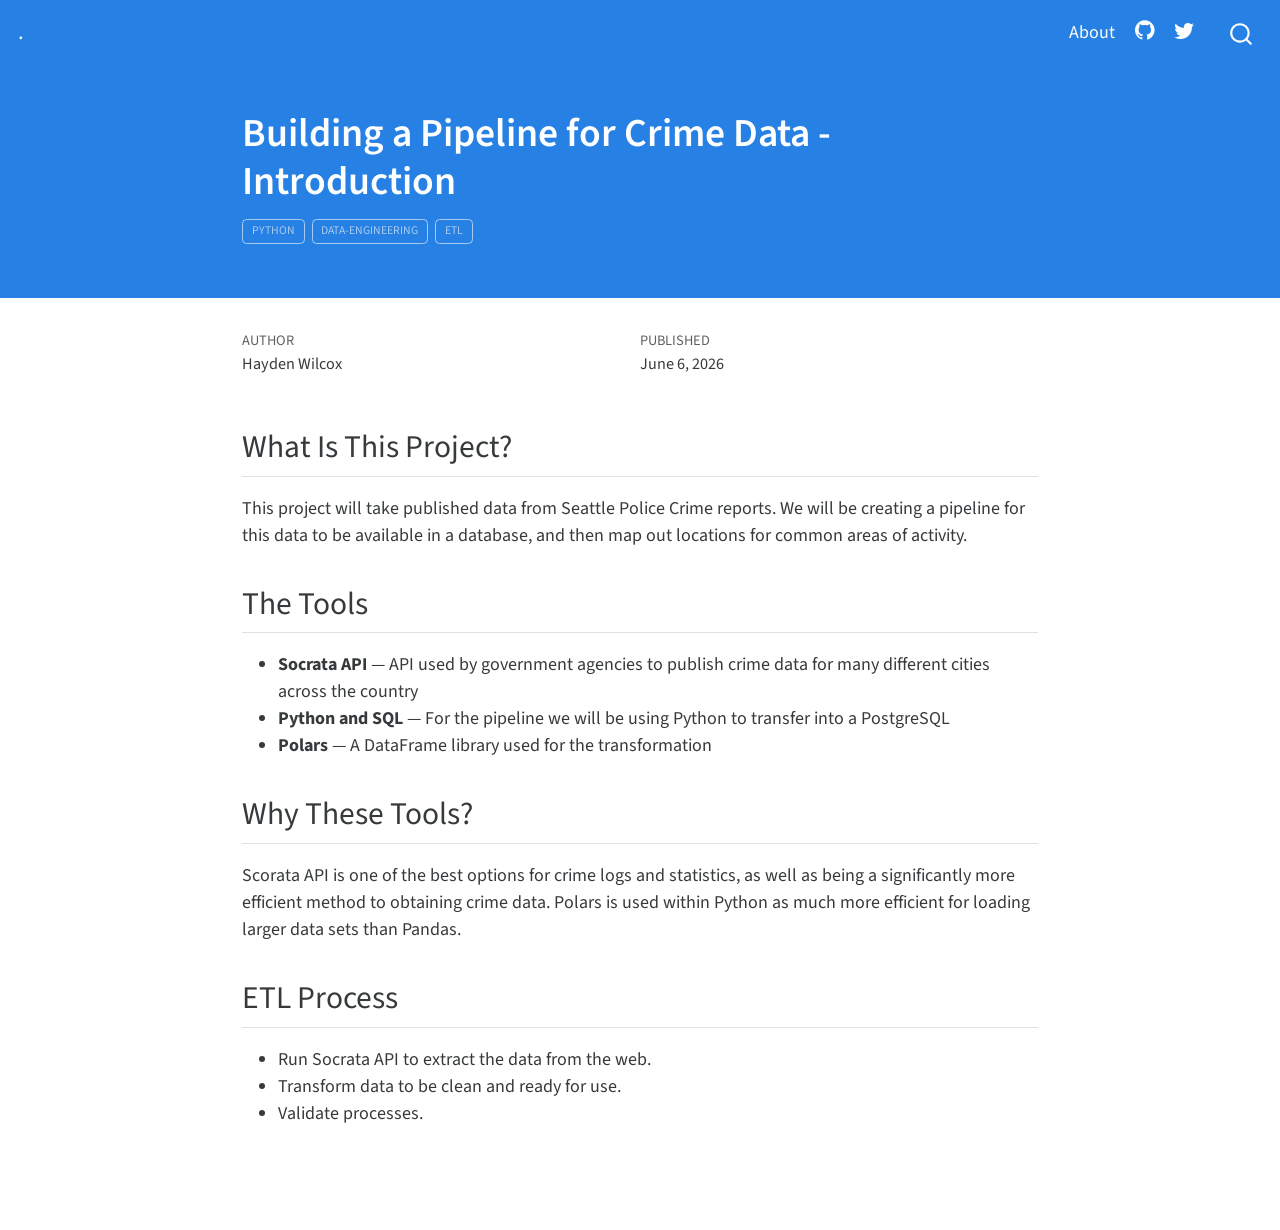
<file: docs/posts/01-Introduction/index.html>
<!DOCTYPE html>
<html xmlns="http://www.w3.org/1999/xhtml" lang="en" xml:lang="en"><head>

<meta charset="utf-8">
<meta name="generator" content="quarto-1.2.242">

<meta name="viewport" content="width=device-width, initial-scale=1.0, user-scalable=yes">

<meta name="author" content="Hayden Wilcox">
<meta name="dcterms.date" content="2026-06-06">

<title>../.. - Building a Pipeline for Crime Data - Introduction</title>
<style>
code{white-space: pre-wrap;}
span.smallcaps{font-variant: small-caps;}
div.columns{display: flex; gap: min(4vw, 1.5em);}
div.column{flex: auto; overflow-x: auto;}
div.hanging-indent{margin-left: 1.5em; text-indent: -1.5em;}
ul.task-list{list-style: none;}
ul.task-list li input[type="checkbox"] {
  width: 0.8em;
  margin: 0 0.8em 0.2em -1.6em;
  vertical-align: middle;
}
</style>


<script src="../../site_libs/quarto-nav/quarto-nav.js"></script>
<script src="../../site_libs/quarto-nav/headroom.min.js"></script>
<script src="../../site_libs/clipboard/clipboard.min.js"></script>
<script src="../../site_libs/quarto-search/autocomplete.umd.js"></script>
<script src="../../site_libs/quarto-search/fuse.min.js"></script>
<script src="../../site_libs/quarto-search/quarto-search.js"></script>
<meta name="quarto:offset" content="../../">
<script src="../../site_libs/quarto-html/quarto.js"></script>
<script src="../../site_libs/quarto-html/popper.min.js"></script>
<script src="../../site_libs/quarto-html/tippy.umd.min.js"></script>
<script src="../../site_libs/quarto-html/anchor.min.js"></script>
<link href="../../site_libs/quarto-html/tippy.css" rel="stylesheet">
<link href="../../site_libs/quarto-html/quarto-syntax-highlighting.css" rel="stylesheet" id="quarto-text-highlighting-styles">
<script src="../../site_libs/bootstrap/bootstrap.min.js"></script>
<link href="../../site_libs/bootstrap/bootstrap-icons.css" rel="stylesheet">
<link href="../../site_libs/bootstrap/bootstrap.min.css" rel="stylesheet" id="quarto-bootstrap" data-mode="light">
<script id="quarto-search-options" type="application/json">{
  "location": "navbar",
  "copy-button": false,
  "collapse-after": 3,
  "panel-placement": "end",
  "type": "overlay",
  "limit": 20,
  "language": {
    "search-no-results-text": "No results",
    "search-matching-documents-text": "matching documents",
    "search-copy-link-title": "Copy link to search",
    "search-hide-matches-text": "Hide additional matches",
    "search-more-match-text": "more match in this document",
    "search-more-matches-text": "more matches in this document",
    "search-clear-button-title": "Clear",
    "search-detached-cancel-button-title": "Cancel",
    "search-submit-button-title": "Submit"
  }
}</script>


<link rel="stylesheet" href="../../styles.css">
</head>

<body class="nav-fixed fullcontent">

<div id="quarto-search-results"></div>
  <header id="quarto-header" class="headroom fixed-top">
    <nav class="navbar navbar-expand-lg navbar-dark ">
      <div class="navbar-container container-fluid">
      <div class="navbar-brand-container">
    <a class="navbar-brand" href="../../index.html">
    <span class="navbar-title">.</span>
    </a>
  </div>
          <button class="navbar-toggler" type="button" data-bs-toggle="collapse" data-bs-target="#navbarCollapse" aria-controls="navbarCollapse" aria-expanded="false" aria-label="Toggle navigation" onclick="if (window.quartoToggleHeadroom) { window.quartoToggleHeadroom(); }">
  <span class="navbar-toggler-icon"></span>
</button>
          <div class="collapse navbar-collapse" id="navbarCollapse">
            <ul class="navbar-nav navbar-nav-scroll ms-auto">
  <li class="nav-item">
    <a class="nav-link" href="../../about.html">
 <span class="menu-text">About</span></a>
  </li>  
  <li class="nav-item compact">
    <a class="nav-link" href="https://github.com/"><i class="bi bi-github" role="img">
</i> 
 <span class="menu-text"></span></a>
  </li>  
  <li class="nav-item compact">
    <a class="nav-link" href="https://twitter.com"><i class="bi bi-twitter" role="img">
</i> 
 <span class="menu-text"></span></a>
  </li>  
</ul>
              <div id="quarto-search" class="" title="Search"></div>
          </div> <!-- /navcollapse -->
      </div> <!-- /container-fluid -->
    </nav>
</header>
<!-- content -->
<header id="title-block-header" class="quarto-title-block default page-columns page-full">
  <div class="quarto-title-banner page-columns page-full">
    <div class="quarto-title column-body">
      <h1 class="title">Building a Pipeline for Crime Data - Introduction</h1>
                                <div class="quarto-categories">
                <div class="quarto-category">python</div>
                <div class="quarto-category">data-engineering</div>
                <div class="quarto-category">etl</div>
              </div>
                  </div>
  </div>
    
  
  <div class="quarto-title-meta">

      <div>
      <div class="quarto-title-meta-heading">Author</div>
      <div class="quarto-title-meta-contents">
               <p>Hayden Wilcox </p>
            </div>
    </div>
      
      <div>
      <div class="quarto-title-meta-heading">Published</div>
      <div class="quarto-title-meta-contents">
        <p class="date">June 6, 2026</p>
      </div>
    </div>
    
      
    </div>
    
  
  </header><div id="quarto-content" class="quarto-container page-columns page-rows-contents page-layout-article page-navbar">
<!-- sidebar -->
<!-- margin-sidebar -->
    
<!-- main -->
<main class="content quarto-banner-title-block" id="quarto-document-content">




<section id="what-is-this-project" class="level2">
<h2 class="anchored" data-anchor-id="what-is-this-project">What Is This Project?</h2>
<p>This project will take published data from Seattle Police Crime reports. We will be creating a pipeline for this data to be available in a database, and then map out locations for common areas of activity.</p>
</section>
<section id="the-tools" class="level2">
<h2 class="anchored" data-anchor-id="the-tools">The Tools</h2>
<ul>
<li><strong>Socrata API</strong> — API used by government agencies to publish crime data for many different cities across the country</li>
<li><strong>Python and SQL</strong> — For the pipeline we will be using Python to transfer into a PostgreSQL</li>
<li><strong>Polars</strong> — A DataFrame library used for the transformation</li>
</ul>
</section>
<section id="why-these-tools" class="level2">
<h2 class="anchored" data-anchor-id="why-these-tools">Why These Tools?</h2>
<p>Scorata API is one of the best options for crime logs and statistics, as well as being a significantly more efficient method to obtaining crime data. Polars is used within Python as much more efficient for loading larger data sets than Pandas.</p>
</section>
<section id="etl-process" class="level2">
<h2 class="anchored" data-anchor-id="etl-process">ETL Process</h2>
<ul>
<li>Run Socrata API to extract the data from the web.</li>
<li>Transform data to be clean and ready for use.</li>
<li>Validate processes.</li>
</ul>


</section>

</main> <!-- /main -->
<script id="quarto-html-after-body" type="application/javascript">
window.document.addEventListener("DOMContentLoaded", function (event) {
  const toggleBodyColorMode = (bsSheetEl) => {
    const mode = bsSheetEl.getAttribute("data-mode");
    const bodyEl = window.document.querySelector("body");
    if (mode === "dark") {
      bodyEl.classList.add("quarto-dark");
      bodyEl.classList.remove("quarto-light");
    } else {
      bodyEl.classList.add("quarto-light");
      bodyEl.classList.remove("quarto-dark");
    }
  }
  const toggleBodyColorPrimary = () => {
    const bsSheetEl = window.document.querySelector("link#quarto-bootstrap");
    if (bsSheetEl) {
      toggleBodyColorMode(bsSheetEl);
    }
  }
  toggleBodyColorPrimary();  
  const icon = "";
  const anchorJS = new window.AnchorJS();
  anchorJS.options = {
    placement: 'right',
    icon: icon
  };
  anchorJS.add('.anchored');
  const clipboard = new window.ClipboardJS('.code-copy-button', {
    target: function(trigger) {
      return trigger.previousElementSibling;
    }
  });
  clipboard.on('success', function(e) {
    // button target
    const button = e.trigger;
    // don't keep focus
    button.blur();
    // flash "checked"
    button.classList.add('code-copy-button-checked');
    var currentTitle = button.getAttribute("title");
    button.setAttribute("title", "Copied!");
    let tooltip;
    if (window.bootstrap) {
      button.setAttribute("data-bs-toggle", "tooltip");
      button.setAttribute("data-bs-placement", "left");
      button.setAttribute("data-bs-title", "Copied!");
      tooltip = new bootstrap.Tooltip(button, 
        { trigger: "manual", 
          customClass: "code-copy-button-tooltip",
          offset: [0, -8]});
      tooltip.show();    
    }
    setTimeout(function() {
      if (tooltip) {
        tooltip.hide();
        button.removeAttribute("data-bs-title");
        button.removeAttribute("data-bs-toggle");
        button.removeAttribute("data-bs-placement");
      }
      button.setAttribute("title", currentTitle);
      button.classList.remove('code-copy-button-checked');
    }, 1000);
    // clear code selection
    e.clearSelection();
  });
  function tippyHover(el, contentFn) {
    const config = {
      allowHTML: true,
      content: contentFn,
      maxWidth: 500,
      delay: 100,
      arrow: false,
      appendTo: function(el) {
          return el.parentElement;
      },
      interactive: true,
      interactiveBorder: 10,
      theme: 'quarto',
      placement: 'bottom-start'
    };
    window.tippy(el, config); 
  }
  const noterefs = window.document.querySelectorAll('a[role="doc-noteref"]');
  for (var i=0; i<noterefs.length; i++) {
    const ref = noterefs[i];
    tippyHover(ref, function() {
      // use id or data attribute instead here
      let href = ref.getAttribute('data-footnote-href') || ref.getAttribute('href');
      try { href = new URL(href).hash; } catch {}
      const id = href.replace(/^#\/?/, "");
      const note = window.document.getElementById(id);
      return note.innerHTML;
    });
  }
  const findCites = (el) => {
    const parentEl = el.parentElement;
    if (parentEl) {
      const cites = parentEl.dataset.cites;
      if (cites) {
        return {
          el,
          cites: cites.split(' ')
        };
      } else {
        return findCites(el.parentElement)
      }
    } else {
      return undefined;
    }
  };
  var bibliorefs = window.document.querySelectorAll('a[role="doc-biblioref"]');
  for (var i=0; i<bibliorefs.length; i++) {
    const ref = bibliorefs[i];
    const citeInfo = findCites(ref);
    if (citeInfo) {
      tippyHover(citeInfo.el, function() {
        var popup = window.document.createElement('div');
        citeInfo.cites.forEach(function(cite) {
          var citeDiv = window.document.createElement('div');
          citeDiv.classList.add('hanging-indent');
          citeDiv.classList.add('csl-entry');
          var biblioDiv = window.document.getElementById('ref-' + cite);
          if (biblioDiv) {
            citeDiv.innerHTML = biblioDiv.innerHTML;
          }
          popup.appendChild(citeDiv);
        });
        return popup.innerHTML;
      });
    }
  }
});
</script>
</div> <!-- /content -->



</body></html>
</file>
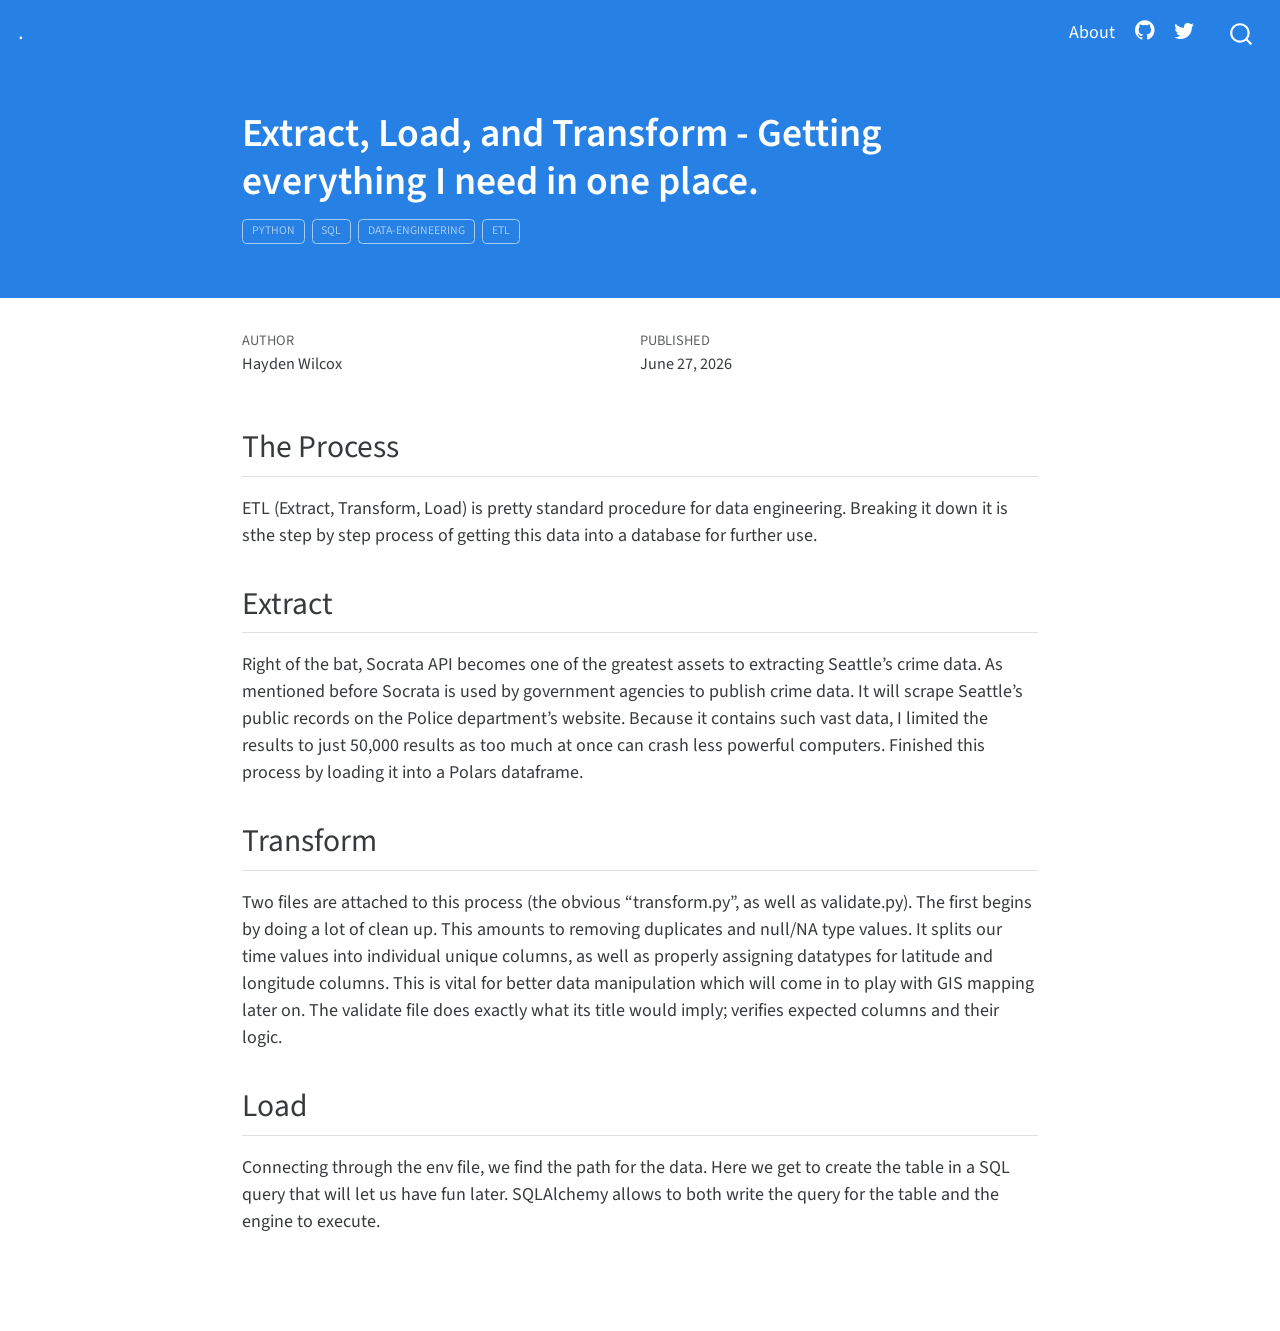
<file: docs/posts/02-Beginning-the-ETL-Process/index.html>
<!DOCTYPE html>
<html xmlns="http://www.w3.org/1999/xhtml" lang="en" xml:lang="en"><head>

<meta charset="utf-8">
<meta name="generator" content="quarto-1.2.242">

<meta name="viewport" content="width=device-width, initial-scale=1.0, user-scalable=yes">

<meta name="author" content="Hayden Wilcox">
<meta name="dcterms.date" content="2026-06-27">

<title>../.. - Extract, Load, and Transform - Getting everything I need in one place.</title>
<style>
code{white-space: pre-wrap;}
span.smallcaps{font-variant: small-caps;}
div.columns{display: flex; gap: min(4vw, 1.5em);}
div.column{flex: auto; overflow-x: auto;}
div.hanging-indent{margin-left: 1.5em; text-indent: -1.5em;}
ul.task-list{list-style: none;}
ul.task-list li input[type="checkbox"] {
  width: 0.8em;
  margin: 0 0.8em 0.2em -1.6em;
  vertical-align: middle;
}
</style>


<script src="../../site_libs/quarto-nav/quarto-nav.js"></script>
<script src="../../site_libs/quarto-nav/headroom.min.js"></script>
<script src="../../site_libs/clipboard/clipboard.min.js"></script>
<script src="../../site_libs/quarto-search/autocomplete.umd.js"></script>
<script src="../../site_libs/quarto-search/fuse.min.js"></script>
<script src="../../site_libs/quarto-search/quarto-search.js"></script>
<meta name="quarto:offset" content="../../">
<script src="../../site_libs/quarto-html/quarto.js"></script>
<script src="../../site_libs/quarto-html/popper.min.js"></script>
<script src="../../site_libs/quarto-html/tippy.umd.min.js"></script>
<script src="../../site_libs/quarto-html/anchor.min.js"></script>
<link href="../../site_libs/quarto-html/tippy.css" rel="stylesheet">
<link href="../../site_libs/quarto-html/quarto-syntax-highlighting.css" rel="stylesheet" id="quarto-text-highlighting-styles">
<script src="../../site_libs/bootstrap/bootstrap.min.js"></script>
<link href="../../site_libs/bootstrap/bootstrap-icons.css" rel="stylesheet">
<link href="../../site_libs/bootstrap/bootstrap.min.css" rel="stylesheet" id="quarto-bootstrap" data-mode="light">
<script id="quarto-search-options" type="application/json">{
  "location": "navbar",
  "copy-button": false,
  "collapse-after": 3,
  "panel-placement": "end",
  "type": "overlay",
  "limit": 20,
  "language": {
    "search-no-results-text": "No results",
    "search-matching-documents-text": "matching documents",
    "search-copy-link-title": "Copy link to search",
    "search-hide-matches-text": "Hide additional matches",
    "search-more-match-text": "more match in this document",
    "search-more-matches-text": "more matches in this document",
    "search-clear-button-title": "Clear",
    "search-detached-cancel-button-title": "Cancel",
    "search-submit-button-title": "Submit"
  }
}</script>


<link rel="stylesheet" href="../../styles.css">
</head>

<body class="nav-fixed fullcontent">

<div id="quarto-search-results"></div>
  <header id="quarto-header" class="headroom fixed-top">
    <nav class="navbar navbar-expand-lg navbar-dark ">
      <div class="navbar-container container-fluid">
      <div class="navbar-brand-container">
    <a class="navbar-brand" href="../../index.html">
    <span class="navbar-title">.</span>
    </a>
  </div>
          <button class="navbar-toggler" type="button" data-bs-toggle="collapse" data-bs-target="#navbarCollapse" aria-controls="navbarCollapse" aria-expanded="false" aria-label="Toggle navigation" onclick="if (window.quartoToggleHeadroom) { window.quartoToggleHeadroom(); }">
  <span class="navbar-toggler-icon"></span>
</button>
          <div class="collapse navbar-collapse" id="navbarCollapse">
            <ul class="navbar-nav navbar-nav-scroll ms-auto">
  <li class="nav-item">
    <a class="nav-link" href="../../about.html">
 <span class="menu-text">About</span></a>
  </li>  
  <li class="nav-item compact">
    <a class="nav-link" href="https://github.com/"><i class="bi bi-github" role="img">
</i> 
 <span class="menu-text"></span></a>
  </li>  
  <li class="nav-item compact">
    <a class="nav-link" href="https://twitter.com"><i class="bi bi-twitter" role="img">
</i> 
 <span class="menu-text"></span></a>
  </li>  
</ul>
              <div id="quarto-search" class="" title="Search"></div>
          </div> <!-- /navcollapse -->
      </div> <!-- /container-fluid -->
    </nav>
</header>
<!-- content -->
<header id="title-block-header" class="quarto-title-block default page-columns page-full">
  <div class="quarto-title-banner page-columns page-full">
    <div class="quarto-title column-body">
      <h1 class="title">Extract, Load, and Transform - Getting everything I need in one place.</h1>
                                <div class="quarto-categories">
                <div class="quarto-category">python</div>
                <div class="quarto-category">sql</div>
                <div class="quarto-category">data-engineering</div>
                <div class="quarto-category">etl</div>
              </div>
                  </div>
  </div>
    
  
  <div class="quarto-title-meta">

      <div>
      <div class="quarto-title-meta-heading">Author</div>
      <div class="quarto-title-meta-contents">
               <p>Hayden Wilcox </p>
            </div>
    </div>
      
      <div>
      <div class="quarto-title-meta-heading">Published</div>
      <div class="quarto-title-meta-contents">
        <p class="date">June 27, 2026</p>
      </div>
    </div>
    
      
    </div>
    
  
  </header><div id="quarto-content" class="quarto-container page-columns page-rows-contents page-layout-article page-navbar">
<!-- sidebar -->
<!-- margin-sidebar -->
    
<!-- main -->
<main class="content quarto-banner-title-block" id="quarto-document-content">




<section id="the-process" class="level2">
<h2 class="anchored" data-anchor-id="the-process">The Process</h2>
<p>ETL (Extract, Transform, Load) is pretty standard procedure for data engineering. Breaking it down it is sthe step by step process of getting this data into a database for further use.</p>
</section>
<section id="extract" class="level2">
<h2 class="anchored" data-anchor-id="extract">Extract</h2>
<p>Right of the bat, Socrata API becomes one of the greatest assets to extracting Seattle’s crime data. As mentioned before Socrata is used by government agencies to publish crime data. It will scrape Seattle’s public records on the Police department’s website. Because it contains such vast data, I limited the results to just 50,000 results as too much at once can crash less powerful computers. Finished this process by loading it into a Polars dataframe.</p>
</section>
<section id="transform" class="level2">
<h2 class="anchored" data-anchor-id="transform">Transform</h2>
<p>Two files are attached to this process (the obvious “transform.py”, as well as validate.py). The first begins by doing a lot of clean up. This amounts to removing duplicates and null/NA type values. It splits our time values into individual unique columns, as well as properly assigning datatypes for latitude and longitude columns. This is vital for better data manipulation which will come in to play with GIS mapping later on. The validate file does exactly what its title would imply; verifies expected columns and their logic.</p>
</section>
<section id="load" class="level2">
<h2 class="anchored" data-anchor-id="load">Load</h2>
<p>Connecting through the env file, we find the path for the data. Here we get to create the table in a SQL query that will let us have fun later. SQLAlchemy allows to both write the query for the table and the engine to execute.</p>


</section>

</main> <!-- /main -->
<script id="quarto-html-after-body" type="application/javascript">
window.document.addEventListener("DOMContentLoaded", function (event) {
  const toggleBodyColorMode = (bsSheetEl) => {
    const mode = bsSheetEl.getAttribute("data-mode");
    const bodyEl = window.document.querySelector("body");
    if (mode === "dark") {
      bodyEl.classList.add("quarto-dark");
      bodyEl.classList.remove("quarto-light");
    } else {
      bodyEl.classList.add("quarto-light");
      bodyEl.classList.remove("quarto-dark");
    }
  }
  const toggleBodyColorPrimary = () => {
    const bsSheetEl = window.document.querySelector("link#quarto-bootstrap");
    if (bsSheetEl) {
      toggleBodyColorMode(bsSheetEl);
    }
  }
  toggleBodyColorPrimary();  
  const icon = "";
  const anchorJS = new window.AnchorJS();
  anchorJS.options = {
    placement: 'right',
    icon: icon
  };
  anchorJS.add('.anchored');
  const clipboard = new window.ClipboardJS('.code-copy-button', {
    target: function(trigger) {
      return trigger.previousElementSibling;
    }
  });
  clipboard.on('success', function(e) {
    // button target
    const button = e.trigger;
    // don't keep focus
    button.blur();
    // flash "checked"
    button.classList.add('code-copy-button-checked');
    var currentTitle = button.getAttribute("title");
    button.setAttribute("title", "Copied!");
    let tooltip;
    if (window.bootstrap) {
      button.setAttribute("data-bs-toggle", "tooltip");
      button.setAttribute("data-bs-placement", "left");
      button.setAttribute("data-bs-title", "Copied!");
      tooltip = new bootstrap.Tooltip(button, 
        { trigger: "manual", 
          customClass: "code-copy-button-tooltip",
          offset: [0, -8]});
      tooltip.show();    
    }
    setTimeout(function() {
      if (tooltip) {
        tooltip.hide();
        button.removeAttribute("data-bs-title");
        button.removeAttribute("data-bs-toggle");
        button.removeAttribute("data-bs-placement");
      }
      button.setAttribute("title", currentTitle);
      button.classList.remove('code-copy-button-checked');
    }, 1000);
    // clear code selection
    e.clearSelection();
  });
  function tippyHover(el, contentFn) {
    const config = {
      allowHTML: true,
      content: contentFn,
      maxWidth: 500,
      delay: 100,
      arrow: false,
      appendTo: function(el) {
          return el.parentElement;
      },
      interactive: true,
      interactiveBorder: 10,
      theme: 'quarto',
      placement: 'bottom-start'
    };
    window.tippy(el, config); 
  }
  const noterefs = window.document.querySelectorAll('a[role="doc-noteref"]');
  for (var i=0; i<noterefs.length; i++) {
    const ref = noterefs[i];
    tippyHover(ref, function() {
      // use id or data attribute instead here
      let href = ref.getAttribute('data-footnote-href') || ref.getAttribute('href');
      try { href = new URL(href).hash; } catch {}
      const id = href.replace(/^#\/?/, "");
      const note = window.document.getElementById(id);
      return note.innerHTML;
    });
  }
  const findCites = (el) => {
    const parentEl = el.parentElement;
    if (parentEl) {
      const cites = parentEl.dataset.cites;
      if (cites) {
        return {
          el,
          cites: cites.split(' ')
        };
      } else {
        return findCites(el.parentElement)
      }
    } else {
      return undefined;
    }
  };
  var bibliorefs = window.document.querySelectorAll('a[role="doc-biblioref"]');
  for (var i=0; i<bibliorefs.length; i++) {
    const ref = bibliorefs[i];
    const citeInfo = findCites(ref);
    if (citeInfo) {
      tippyHover(citeInfo.el, function() {
        var popup = window.document.createElement('div');
        citeInfo.cites.forEach(function(cite) {
          var citeDiv = window.document.createElement('div');
          citeDiv.classList.add('hanging-indent');
          citeDiv.classList.add('csl-entry');
          var biblioDiv = window.document.getElementById('ref-' + cite);
          if (biblioDiv) {
            citeDiv.innerHTML = biblioDiv.innerHTML;
          }
          popup.appendChild(citeDiv);
        });
        return popup.innerHTML;
      });
    }
  }
});
</script>
</div> <!-- /content -->



</body></html>
</file>
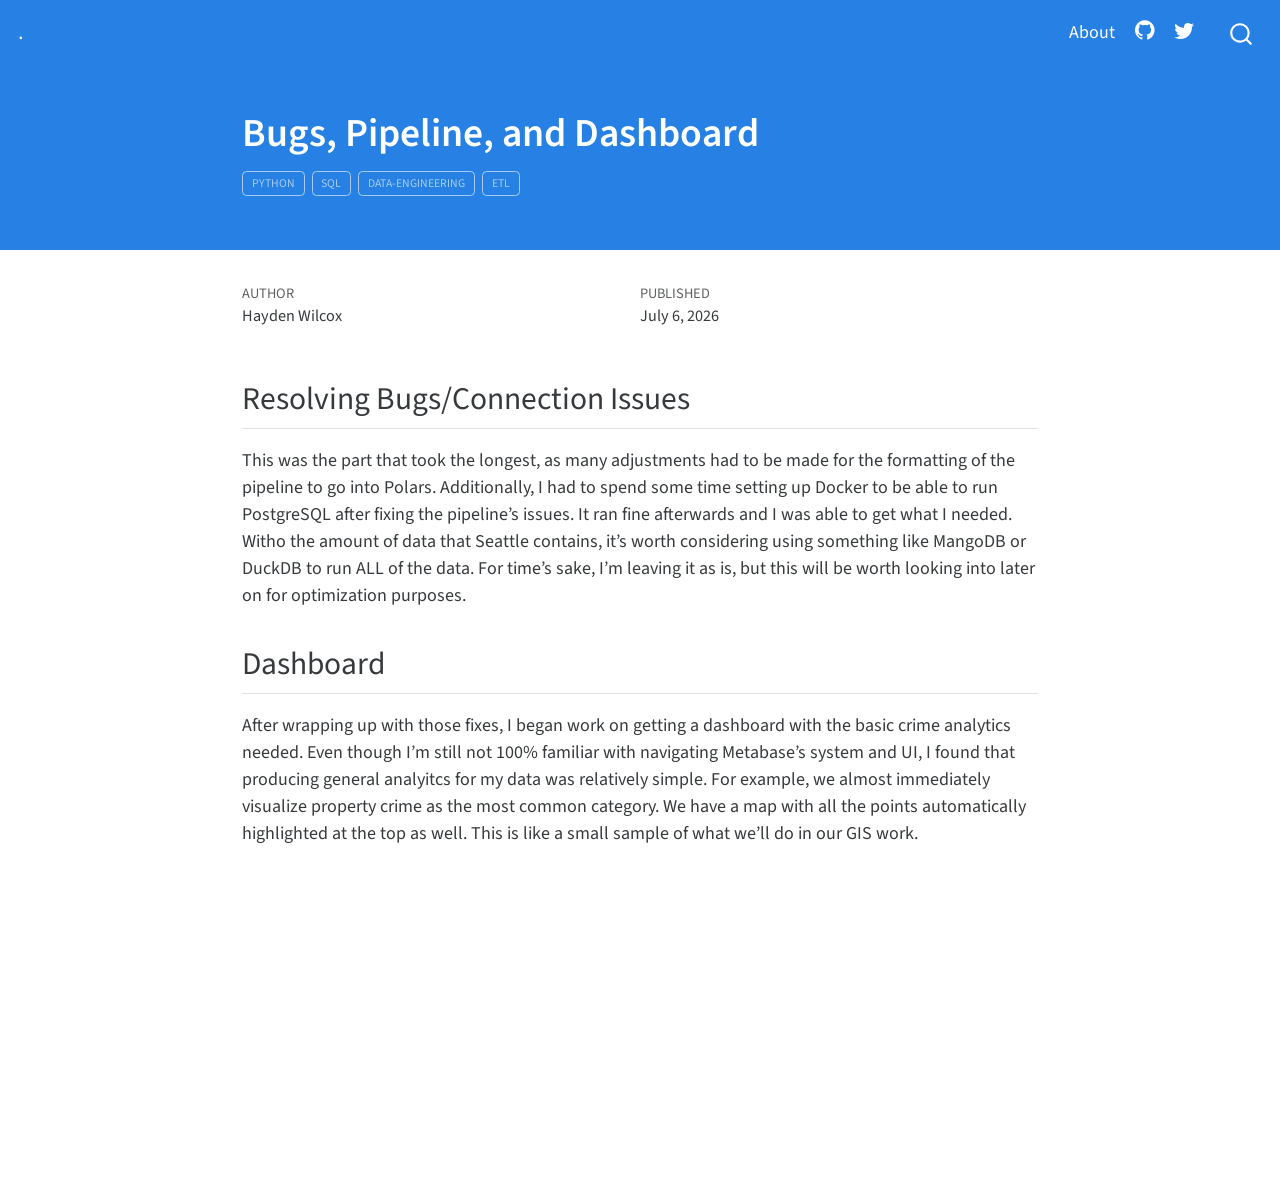
<file: docs/posts/03-Fixing Bugs and Creating Dashboard/index.html>
<!DOCTYPE html>
<html xmlns="http://www.w3.org/1999/xhtml" lang="en" xml:lang="en"><head>

<meta charset="utf-8">
<meta name="generator" content="quarto-1.2.242">

<meta name="viewport" content="width=device-width, initial-scale=1.0, user-scalable=yes">

<meta name="author" content="Hayden Wilcox">
<meta name="dcterms.date" content="2026-07-06">

<title>../.. - Bugs, Pipeline, and Dashboard</title>
<style>
code{white-space: pre-wrap;}
span.smallcaps{font-variant: small-caps;}
div.columns{display: flex; gap: min(4vw, 1.5em);}
div.column{flex: auto; overflow-x: auto;}
div.hanging-indent{margin-left: 1.5em; text-indent: -1.5em;}
ul.task-list{list-style: none;}
ul.task-list li input[type="checkbox"] {
  width: 0.8em;
  margin: 0 0.8em 0.2em -1.6em;
  vertical-align: middle;
}
</style>


<script src="../../site_libs/quarto-nav/quarto-nav.js"></script>
<script src="../../site_libs/quarto-nav/headroom.min.js"></script>
<script src="../../site_libs/clipboard/clipboard.min.js"></script>
<script src="../../site_libs/quarto-search/autocomplete.umd.js"></script>
<script src="../../site_libs/quarto-search/fuse.min.js"></script>
<script src="../../site_libs/quarto-search/quarto-search.js"></script>
<meta name="quarto:offset" content="../../">
<script src="../../site_libs/quarto-html/quarto.js"></script>
<script src="../../site_libs/quarto-html/popper.min.js"></script>
<script src="../../site_libs/quarto-html/tippy.umd.min.js"></script>
<script src="../../site_libs/quarto-html/anchor.min.js"></script>
<link href="../../site_libs/quarto-html/tippy.css" rel="stylesheet">
<link href="../../site_libs/quarto-html/quarto-syntax-highlighting.css" rel="stylesheet" id="quarto-text-highlighting-styles">
<script src="../../site_libs/bootstrap/bootstrap.min.js"></script>
<link href="../../site_libs/bootstrap/bootstrap-icons.css" rel="stylesheet">
<link href="../../site_libs/bootstrap/bootstrap.min.css" rel="stylesheet" id="quarto-bootstrap" data-mode="light">
<script id="quarto-search-options" type="application/json">{
  "location": "navbar",
  "copy-button": false,
  "collapse-after": 3,
  "panel-placement": "end",
  "type": "overlay",
  "limit": 20,
  "language": {
    "search-no-results-text": "No results",
    "search-matching-documents-text": "matching documents",
    "search-copy-link-title": "Copy link to search",
    "search-hide-matches-text": "Hide additional matches",
    "search-more-match-text": "more match in this document",
    "search-more-matches-text": "more matches in this document",
    "search-clear-button-title": "Clear",
    "search-detached-cancel-button-title": "Cancel",
    "search-submit-button-title": "Submit"
  }
}</script>


<link rel="stylesheet" href="../../styles.css">
</head>

<body class="nav-fixed fullcontent">

<div id="quarto-search-results"></div>
  <header id="quarto-header" class="headroom fixed-top">
    <nav class="navbar navbar-expand-lg navbar-dark ">
      <div class="navbar-container container-fluid">
      <div class="navbar-brand-container">
    <a class="navbar-brand" href="../../index.html">
    <span class="navbar-title">.</span>
    </a>
  </div>
          <button class="navbar-toggler" type="button" data-bs-toggle="collapse" data-bs-target="#navbarCollapse" aria-controls="navbarCollapse" aria-expanded="false" aria-label="Toggle navigation" onclick="if (window.quartoToggleHeadroom) { window.quartoToggleHeadroom(); }">
  <span class="navbar-toggler-icon"></span>
</button>
          <div class="collapse navbar-collapse" id="navbarCollapse">
            <ul class="navbar-nav navbar-nav-scroll ms-auto">
  <li class="nav-item">
    <a class="nav-link" href="../../about.html">
 <span class="menu-text">About</span></a>
  </li>  
  <li class="nav-item compact">
    <a class="nav-link" href="https://github.com/"><i class="bi bi-github" role="img">
</i> 
 <span class="menu-text"></span></a>
  </li>  
  <li class="nav-item compact">
    <a class="nav-link" href="https://twitter.com"><i class="bi bi-twitter" role="img">
</i> 
 <span class="menu-text"></span></a>
  </li>  
</ul>
              <div id="quarto-search" class="" title="Search"></div>
          </div> <!-- /navcollapse -->
      </div> <!-- /container-fluid -->
    </nav>
</header>
<!-- content -->
<header id="title-block-header" class="quarto-title-block default page-columns page-full">
  <div class="quarto-title-banner page-columns page-full">
    <div class="quarto-title column-body">
      <h1 class="title">Bugs, Pipeline, and Dashboard</h1>
                                <div class="quarto-categories">
                <div class="quarto-category">python</div>
                <div class="quarto-category">sql</div>
                <div class="quarto-category">data-engineering</div>
                <div class="quarto-category">etl</div>
              </div>
                  </div>
  </div>
    
  
  <div class="quarto-title-meta">

      <div>
      <div class="quarto-title-meta-heading">Author</div>
      <div class="quarto-title-meta-contents">
               <p>Hayden Wilcox </p>
            </div>
    </div>
      
      <div>
      <div class="quarto-title-meta-heading">Published</div>
      <div class="quarto-title-meta-contents">
        <p class="date">July 6, 2026</p>
      </div>
    </div>
    
      
    </div>
    
  
  </header><div id="quarto-content" class="quarto-container page-columns page-rows-contents page-layout-article page-navbar">
<!-- sidebar -->
<!-- margin-sidebar -->
    
<!-- main -->
<main class="content quarto-banner-title-block" id="quarto-document-content">




<section id="resolving-bugsconnection-issues" class="level2">
<h2 class="anchored" data-anchor-id="resolving-bugsconnection-issues">Resolving Bugs/Connection Issues</h2>
<p>This was the part that took the longest, as many adjustments had to be made for the formatting of the pipeline to go into Polars. Additionally, I had to spend some time setting up Docker to be able to run PostgreSQL after fixing the pipeline’s issues. It ran fine afterwards and I was able to get what I needed. Witho the amount of data that Seattle contains, it’s worth considering using something like MangoDB or DuckDB to run ALL of the data. For time’s sake, I’m leaving it as is, but this will be worth looking into later on for optimization purposes.</p>
</section>
<section id="dashboard" class="level2">
<h2 class="anchored" data-anchor-id="dashboard">Dashboard</h2>
<p>After wrapping up with those fixes, I began work on getting a dashboard with the basic crime analytics needed. Even though I’m still not 100% familiar with navigating Metabase’s system and UI, I found that producing general analyitcs for my data was relatively simple. For example, we almost immediately visualize property crime as the most common category. We have a map with all the points automatically highlighted at the top as well. This is like a small sample of what we’ll do in our GIS work.</p>


</section>

</main> <!-- /main -->
<script id="quarto-html-after-body" type="application/javascript">
window.document.addEventListener("DOMContentLoaded", function (event) {
  const toggleBodyColorMode = (bsSheetEl) => {
    const mode = bsSheetEl.getAttribute("data-mode");
    const bodyEl = window.document.querySelector("body");
    if (mode === "dark") {
      bodyEl.classList.add("quarto-dark");
      bodyEl.classList.remove("quarto-light");
    } else {
      bodyEl.classList.add("quarto-light");
      bodyEl.classList.remove("quarto-dark");
    }
  }
  const toggleBodyColorPrimary = () => {
    const bsSheetEl = window.document.querySelector("link#quarto-bootstrap");
    if (bsSheetEl) {
      toggleBodyColorMode(bsSheetEl);
    }
  }
  toggleBodyColorPrimary();  
  const icon = "";
  const anchorJS = new window.AnchorJS();
  anchorJS.options = {
    placement: 'right',
    icon: icon
  };
  anchorJS.add('.anchored');
  const clipboard = new window.ClipboardJS('.code-copy-button', {
    target: function(trigger) {
      return trigger.previousElementSibling;
    }
  });
  clipboard.on('success', function(e) {
    // button target
    const button = e.trigger;
    // don't keep focus
    button.blur();
    // flash "checked"
    button.classList.add('code-copy-button-checked');
    var currentTitle = button.getAttribute("title");
    button.setAttribute("title", "Copied!");
    let tooltip;
    if (window.bootstrap) {
      button.setAttribute("data-bs-toggle", "tooltip");
      button.setAttribute("data-bs-placement", "left");
      button.setAttribute("data-bs-title", "Copied!");
      tooltip = new bootstrap.Tooltip(button, 
        { trigger: "manual", 
          customClass: "code-copy-button-tooltip",
          offset: [0, -8]});
      tooltip.show();    
    }
    setTimeout(function() {
      if (tooltip) {
        tooltip.hide();
        button.removeAttribute("data-bs-title");
        button.removeAttribute("data-bs-toggle");
        button.removeAttribute("data-bs-placement");
      }
      button.setAttribute("title", currentTitle);
      button.classList.remove('code-copy-button-checked');
    }, 1000);
    // clear code selection
    e.clearSelection();
  });
  function tippyHover(el, contentFn) {
    const config = {
      allowHTML: true,
      content: contentFn,
      maxWidth: 500,
      delay: 100,
      arrow: false,
      appendTo: function(el) {
          return el.parentElement;
      },
      interactive: true,
      interactiveBorder: 10,
      theme: 'quarto',
      placement: 'bottom-start'
    };
    window.tippy(el, config); 
  }
  const noterefs = window.document.querySelectorAll('a[role="doc-noteref"]');
  for (var i=0; i<noterefs.length; i++) {
    const ref = noterefs[i];
    tippyHover(ref, function() {
      // use id or data attribute instead here
      let href = ref.getAttribute('data-footnote-href') || ref.getAttribute('href');
      try { href = new URL(href).hash; } catch {}
      const id = href.replace(/^#\/?/, "");
      const note = window.document.getElementById(id);
      return note.innerHTML;
    });
  }
  const findCites = (el) => {
    const parentEl = el.parentElement;
    if (parentEl) {
      const cites = parentEl.dataset.cites;
      if (cites) {
        return {
          el,
          cites: cites.split(' ')
        };
      } else {
        return findCites(el.parentElement)
      }
    } else {
      return undefined;
    }
  };
  var bibliorefs = window.document.querySelectorAll('a[role="doc-biblioref"]');
  for (var i=0; i<bibliorefs.length; i++) {
    const ref = bibliorefs[i];
    const citeInfo = findCites(ref);
    if (citeInfo) {
      tippyHover(citeInfo.el, function() {
        var popup = window.document.createElement('div');
        citeInfo.cites.forEach(function(cite) {
          var citeDiv = window.document.createElement('div');
          citeDiv.classList.add('hanging-indent');
          citeDiv.classList.add('csl-entry');
          var biblioDiv = window.document.getElementById('ref-' + cite);
          if (biblioDiv) {
            citeDiv.innerHTML = biblioDiv.innerHTML;
          }
          popup.appendChild(citeDiv);
        });
        return popup.innerHTML;
      });
    }
  }
});
</script>
</div> <!-- /content -->



</body></html>
</file>
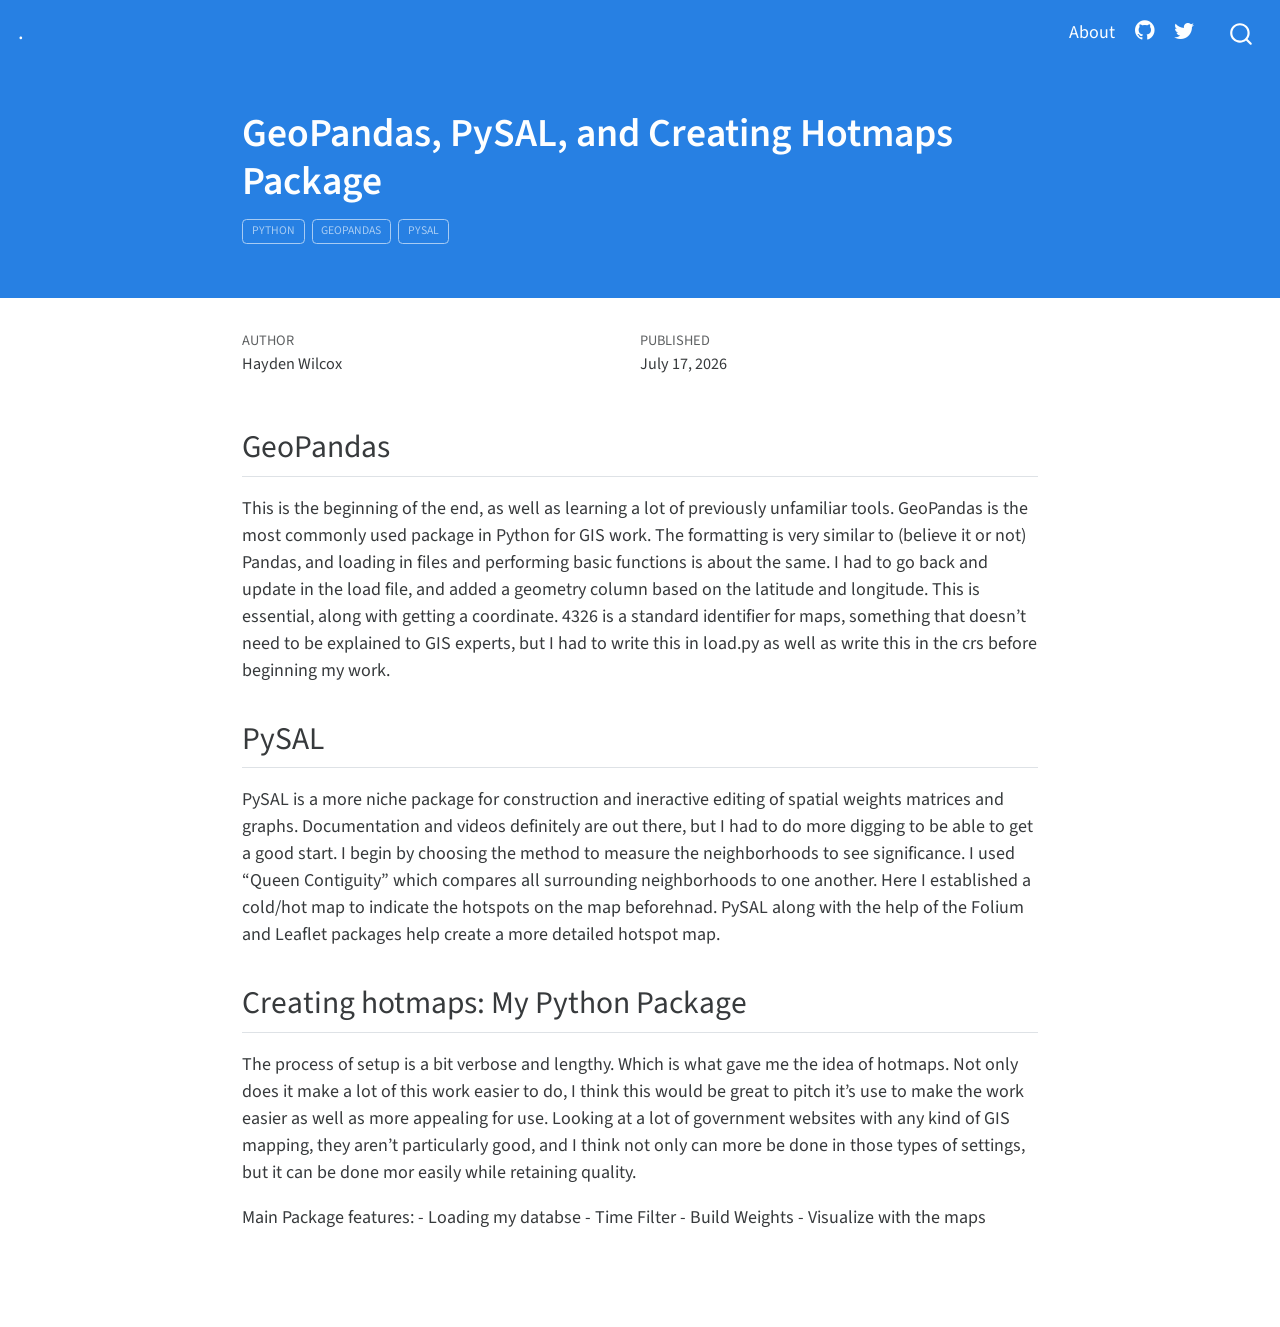
<file: docs/posts/04-GeoPandas, PySAL, and Creating Hotmaps Package/index.html>
<!DOCTYPE html>
<html xmlns="http://www.w3.org/1999/xhtml" lang="en" xml:lang="en"><head>

<meta charset="utf-8">
<meta name="generator" content="quarto-1.2.242">

<meta name="viewport" content="width=device-width, initial-scale=1.0, user-scalable=yes">

<meta name="author" content="Hayden Wilcox">
<meta name="dcterms.date" content="2026-07-17">

<title>../.. - GeoPandas, PySAL, and Creating Hotmaps Package</title>
<style>
code{white-space: pre-wrap;}
span.smallcaps{font-variant: small-caps;}
div.columns{display: flex; gap: min(4vw, 1.5em);}
div.column{flex: auto; overflow-x: auto;}
div.hanging-indent{margin-left: 1.5em; text-indent: -1.5em;}
ul.task-list{list-style: none;}
ul.task-list li input[type="checkbox"] {
  width: 0.8em;
  margin: 0 0.8em 0.2em -1.6em;
  vertical-align: middle;
}
</style>


<script src="../../site_libs/quarto-nav/quarto-nav.js"></script>
<script src="../../site_libs/quarto-nav/headroom.min.js"></script>
<script src="../../site_libs/clipboard/clipboard.min.js"></script>
<script src="../../site_libs/quarto-search/autocomplete.umd.js"></script>
<script src="../../site_libs/quarto-search/fuse.min.js"></script>
<script src="../../site_libs/quarto-search/quarto-search.js"></script>
<meta name="quarto:offset" content="../../">
<script src="../../site_libs/quarto-html/quarto.js"></script>
<script src="../../site_libs/quarto-html/popper.min.js"></script>
<script src="../../site_libs/quarto-html/tippy.umd.min.js"></script>
<script src="../../site_libs/quarto-html/anchor.min.js"></script>
<link href="../../site_libs/quarto-html/tippy.css" rel="stylesheet">
<link href="../../site_libs/quarto-html/quarto-syntax-highlighting.css" rel="stylesheet" id="quarto-text-highlighting-styles">
<script src="../../site_libs/bootstrap/bootstrap.min.js"></script>
<link href="../../site_libs/bootstrap/bootstrap-icons.css" rel="stylesheet">
<link href="../../site_libs/bootstrap/bootstrap.min.css" rel="stylesheet" id="quarto-bootstrap" data-mode="light">
<script id="quarto-search-options" type="application/json">{
  "location": "navbar",
  "copy-button": false,
  "collapse-after": 3,
  "panel-placement": "end",
  "type": "overlay",
  "limit": 20,
  "language": {
    "search-no-results-text": "No results",
    "search-matching-documents-text": "matching documents",
    "search-copy-link-title": "Copy link to search",
    "search-hide-matches-text": "Hide additional matches",
    "search-more-match-text": "more match in this document",
    "search-more-matches-text": "more matches in this document",
    "search-clear-button-title": "Clear",
    "search-detached-cancel-button-title": "Cancel",
    "search-submit-button-title": "Submit"
  }
}</script>


<link rel="stylesheet" href="../../styles.css">
</head>

<body class="nav-fixed fullcontent">

<div id="quarto-search-results"></div>
  <header id="quarto-header" class="headroom fixed-top">
    <nav class="navbar navbar-expand-lg navbar-dark ">
      <div class="navbar-container container-fluid">
      <div class="navbar-brand-container">
    <a class="navbar-brand" href="../../index.html">
    <span class="navbar-title">.</span>
    </a>
  </div>
          <button class="navbar-toggler" type="button" data-bs-toggle="collapse" data-bs-target="#navbarCollapse" aria-controls="navbarCollapse" aria-expanded="false" aria-label="Toggle navigation" onclick="if (window.quartoToggleHeadroom) { window.quartoToggleHeadroom(); }">
  <span class="navbar-toggler-icon"></span>
</button>
          <div class="collapse navbar-collapse" id="navbarCollapse">
            <ul class="navbar-nav navbar-nav-scroll ms-auto">
  <li class="nav-item">
    <a class="nav-link" href="../../about.html">
 <span class="menu-text">About</span></a>
  </li>  
  <li class="nav-item compact">
    <a class="nav-link" href="https://github.com/"><i class="bi bi-github" role="img">
</i> 
 <span class="menu-text"></span></a>
  </li>  
  <li class="nav-item compact">
    <a class="nav-link" href="https://twitter.com"><i class="bi bi-twitter" role="img">
</i> 
 <span class="menu-text"></span></a>
  </li>  
</ul>
              <div id="quarto-search" class="" title="Search"></div>
          </div> <!-- /navcollapse -->
      </div> <!-- /container-fluid -->
    </nav>
</header>
<!-- content -->
<header id="title-block-header" class="quarto-title-block default page-columns page-full">
  <div class="quarto-title-banner page-columns page-full">
    <div class="quarto-title column-body">
      <h1 class="title">GeoPandas, PySAL, and Creating Hotmaps Package</h1>
                                <div class="quarto-categories">
                <div class="quarto-category">python</div>
                <div class="quarto-category">geopandas</div>
                <div class="quarto-category">pysal</div>
              </div>
                  </div>
  </div>
    
  
  <div class="quarto-title-meta">

      <div>
      <div class="quarto-title-meta-heading">Author</div>
      <div class="quarto-title-meta-contents">
               <p>Hayden Wilcox </p>
            </div>
    </div>
      
      <div>
      <div class="quarto-title-meta-heading">Published</div>
      <div class="quarto-title-meta-contents">
        <p class="date">July 17, 2026</p>
      </div>
    </div>
    
      
    </div>
    
  
  </header><div id="quarto-content" class="quarto-container page-columns page-rows-contents page-layout-article page-navbar">
<!-- sidebar -->
<!-- margin-sidebar -->
    
<!-- main -->
<main class="content quarto-banner-title-block" id="quarto-document-content">




<section id="geopandas" class="level2">
<h2 class="anchored" data-anchor-id="geopandas">GeoPandas</h2>
<p>This is the beginning of the end, as well as learning a lot of previously unfamiliar tools. GeoPandas is the most commonly used package in Python for GIS work. The formatting is very similar to (believe it or not) Pandas, and loading in files and performing basic functions is about the same. I had to go back and update in the load file, and added a geometry column based on the latitude and longitude. This is essential, along with getting a coordinate. 4326 is a standard identifier for maps, something that doesn’t need to be explained to GIS experts, but I had to write this in load.py as well as write this in the crs before beginning my work.</p>
</section>
<section id="pysal" class="level2">
<h2 class="anchored" data-anchor-id="pysal">PySAL</h2>
<p>PySAL is a more niche package for construction and ineractive editing of spatial weights matrices and graphs. Documentation and videos definitely are out there, but I had to do more digging to be able to get a good start. I begin by choosing the method to measure the neighborhoods to see significance. I used “Queen Contiguity” which compares all surrounding neighborhoods to one another. Here I established a cold/hot map to indicate the hotspots on the map beforehnad. PySAL along with the help of the Folium and Leaflet packages help create a more detailed hotspot map.</p>
</section>
<section id="creating-hotmaps-my-python-package" class="level2">
<h2 class="anchored" data-anchor-id="creating-hotmaps-my-python-package">Creating hotmaps: My Python Package</h2>
<p>The process of setup is a bit verbose and lengthy. Which is what gave me the idea of hotmaps. Not only does it make a lot of this work easier to do, I think this would be great to pitch it’s use to make the work easier as well as more appealing for use. Looking at a lot of government websites with any kind of GIS mapping, they aren’t particularly good, and I think not only can more be done in those types of settings, but it can be done mor easily while retaining quality.</p>
<p>Main Package features: - Loading my databse - Time Filter - Build Weights - Visualize with the maps</p>


</section>

</main> <!-- /main -->
<script id="quarto-html-after-body" type="application/javascript">
window.document.addEventListener("DOMContentLoaded", function (event) {
  const toggleBodyColorMode = (bsSheetEl) => {
    const mode = bsSheetEl.getAttribute("data-mode");
    const bodyEl = window.document.querySelector("body");
    if (mode === "dark") {
      bodyEl.classList.add("quarto-dark");
      bodyEl.classList.remove("quarto-light");
    } else {
      bodyEl.classList.add("quarto-light");
      bodyEl.classList.remove("quarto-dark");
    }
  }
  const toggleBodyColorPrimary = () => {
    const bsSheetEl = window.document.querySelector("link#quarto-bootstrap");
    if (bsSheetEl) {
      toggleBodyColorMode(bsSheetEl);
    }
  }
  toggleBodyColorPrimary();  
  const icon = "";
  const anchorJS = new window.AnchorJS();
  anchorJS.options = {
    placement: 'right',
    icon: icon
  };
  anchorJS.add('.anchored');
  const clipboard = new window.ClipboardJS('.code-copy-button', {
    target: function(trigger) {
      return trigger.previousElementSibling;
    }
  });
  clipboard.on('success', function(e) {
    // button target
    const button = e.trigger;
    // don't keep focus
    button.blur();
    // flash "checked"
    button.classList.add('code-copy-button-checked');
    var currentTitle = button.getAttribute("title");
    button.setAttribute("title", "Copied!");
    let tooltip;
    if (window.bootstrap) {
      button.setAttribute("data-bs-toggle", "tooltip");
      button.setAttribute("data-bs-placement", "left");
      button.setAttribute("data-bs-title", "Copied!");
      tooltip = new bootstrap.Tooltip(button, 
        { trigger: "manual", 
          customClass: "code-copy-button-tooltip",
          offset: [0, -8]});
      tooltip.show();    
    }
    setTimeout(function() {
      if (tooltip) {
        tooltip.hide();
        button.removeAttribute("data-bs-title");
        button.removeAttribute("data-bs-toggle");
        button.removeAttribute("data-bs-placement");
      }
      button.setAttribute("title", currentTitle);
      button.classList.remove('code-copy-button-checked');
    }, 1000);
    // clear code selection
    e.clearSelection();
  });
  function tippyHover(el, contentFn) {
    const config = {
      allowHTML: true,
      content: contentFn,
      maxWidth: 500,
      delay: 100,
      arrow: false,
      appendTo: function(el) {
          return el.parentElement;
      },
      interactive: true,
      interactiveBorder: 10,
      theme: 'quarto',
      placement: 'bottom-start'
    };
    window.tippy(el, config); 
  }
  const noterefs = window.document.querySelectorAll('a[role="doc-noteref"]');
  for (var i=0; i<noterefs.length; i++) {
    const ref = noterefs[i];
    tippyHover(ref, function() {
      // use id or data attribute instead here
      let href = ref.getAttribute('data-footnote-href') || ref.getAttribute('href');
      try { href = new URL(href).hash; } catch {}
      const id = href.replace(/^#\/?/, "");
      const note = window.document.getElementById(id);
      return note.innerHTML;
    });
  }
  const findCites = (el) => {
    const parentEl = el.parentElement;
    if (parentEl) {
      const cites = parentEl.dataset.cites;
      if (cites) {
        return {
          el,
          cites: cites.split(' ')
        };
      } else {
        return findCites(el.parentElement)
      }
    } else {
      return undefined;
    }
  };
  var bibliorefs = window.document.querySelectorAll('a[role="doc-biblioref"]');
  for (var i=0; i<bibliorefs.length; i++) {
    const ref = bibliorefs[i];
    const citeInfo = findCites(ref);
    if (citeInfo) {
      tippyHover(citeInfo.el, function() {
        var popup = window.document.createElement('div');
        citeInfo.cites.forEach(function(cite) {
          var citeDiv = window.document.createElement('div');
          citeDiv.classList.add('hanging-indent');
          citeDiv.classList.add('csl-entry');
          var biblioDiv = window.document.getElementById('ref-' + cite);
          if (biblioDiv) {
            citeDiv.innerHTML = biblioDiv.innerHTML;
          }
          popup.appendChild(citeDiv);
        });
        return popup.innerHTML;
      });
    }
  }
});
</script>
</div> <!-- /content -->



</body></html>
</file>
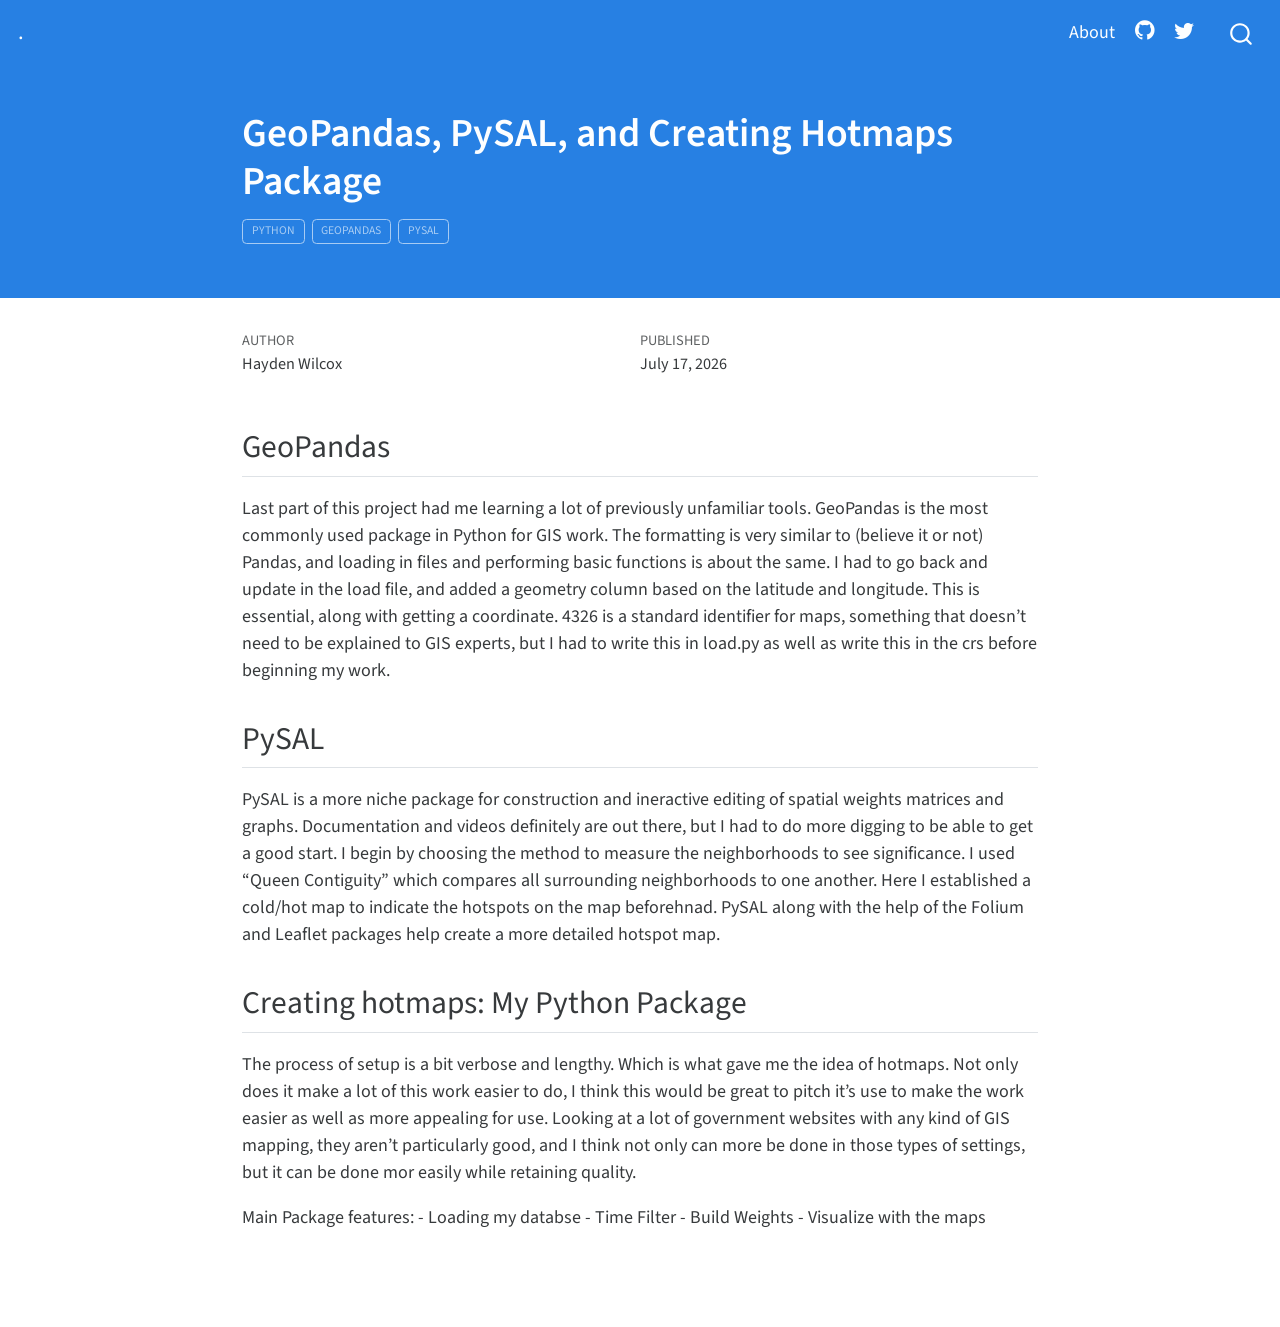
<file: docs/posts/04-GeoPandas, PySAL, and Creating hotmaps./index.html>
<!DOCTYPE html>
<html xmlns="http://www.w3.org/1999/xhtml" lang="en" xml:lang="en"><head>

<meta charset="utf-8">
<meta name="generator" content="quarto-1.2.242">

<meta name="viewport" content="width=device-width, initial-scale=1.0, user-scalable=yes">

<meta name="author" content="Hayden Wilcox">
<meta name="dcterms.date" content="2026-07-17">

<title>../.. - GeoPandas, PySAL, and Creating Hotmaps Package</title>
<style>
code{white-space: pre-wrap;}
span.smallcaps{font-variant: small-caps;}
div.columns{display: flex; gap: min(4vw, 1.5em);}
div.column{flex: auto; overflow-x: auto;}
div.hanging-indent{margin-left: 1.5em; text-indent: -1.5em;}
ul.task-list{list-style: none;}
ul.task-list li input[type="checkbox"] {
  width: 0.8em;
  margin: 0 0.8em 0.2em -1.6em;
  vertical-align: middle;
}
</style>


<script src="../../site_libs/quarto-nav/quarto-nav.js"></script>
<script src="../../site_libs/quarto-nav/headroom.min.js"></script>
<script src="../../site_libs/clipboard/clipboard.min.js"></script>
<script src="../../site_libs/quarto-search/autocomplete.umd.js"></script>
<script src="../../site_libs/quarto-search/fuse.min.js"></script>
<script src="../../site_libs/quarto-search/quarto-search.js"></script>
<meta name="quarto:offset" content="../../">
<script src="../../site_libs/quarto-html/quarto.js"></script>
<script src="../../site_libs/quarto-html/popper.min.js"></script>
<script src="../../site_libs/quarto-html/tippy.umd.min.js"></script>
<script src="../../site_libs/quarto-html/anchor.min.js"></script>
<link href="../../site_libs/quarto-html/tippy.css" rel="stylesheet">
<link href="../../site_libs/quarto-html/quarto-syntax-highlighting.css" rel="stylesheet" id="quarto-text-highlighting-styles">
<script src="../../site_libs/bootstrap/bootstrap.min.js"></script>
<link href="../../site_libs/bootstrap/bootstrap-icons.css" rel="stylesheet">
<link href="../../site_libs/bootstrap/bootstrap.min.css" rel="stylesheet" id="quarto-bootstrap" data-mode="light">
<script id="quarto-search-options" type="application/json">{
  "location": "navbar",
  "copy-button": false,
  "collapse-after": 3,
  "panel-placement": "end",
  "type": "overlay",
  "limit": 20,
  "language": {
    "search-no-results-text": "No results",
    "search-matching-documents-text": "matching documents",
    "search-copy-link-title": "Copy link to search",
    "search-hide-matches-text": "Hide additional matches",
    "search-more-match-text": "more match in this document",
    "search-more-matches-text": "more matches in this document",
    "search-clear-button-title": "Clear",
    "search-detached-cancel-button-title": "Cancel",
    "search-submit-button-title": "Submit"
  }
}</script>


<link rel="stylesheet" href="../../styles.css">
</head>

<body class="nav-fixed fullcontent">

<div id="quarto-search-results"></div>
  <header id="quarto-header" class="headroom fixed-top">
    <nav class="navbar navbar-expand-lg navbar-dark ">
      <div class="navbar-container container-fluid">
      <div class="navbar-brand-container">
    <a class="navbar-brand" href="../../index.html">
    <span class="navbar-title">.</span>
    </a>
  </div>
          <button class="navbar-toggler" type="button" data-bs-toggle="collapse" data-bs-target="#navbarCollapse" aria-controls="navbarCollapse" aria-expanded="false" aria-label="Toggle navigation" onclick="if (window.quartoToggleHeadroom) { window.quartoToggleHeadroom(); }">
  <span class="navbar-toggler-icon"></span>
</button>
          <div class="collapse navbar-collapse" id="navbarCollapse">
            <ul class="navbar-nav navbar-nav-scroll ms-auto">
  <li class="nav-item">
    <a class="nav-link" href="../../about.html">
 <span class="menu-text">About</span></a>
  </li>  
  <li class="nav-item compact">
    <a class="nav-link" href="https://github.com/"><i class="bi bi-github" role="img">
</i> 
 <span class="menu-text"></span></a>
  </li>  
  <li class="nav-item compact">
    <a class="nav-link" href="https://twitter.com"><i class="bi bi-twitter" role="img">
</i> 
 <span class="menu-text"></span></a>
  </li>  
</ul>
              <div id="quarto-search" class="" title="Search"></div>
          </div> <!-- /navcollapse -->
      </div> <!-- /container-fluid -->
    </nav>
</header>
<!-- content -->
<header id="title-block-header" class="quarto-title-block default page-columns page-full">
  <div class="quarto-title-banner page-columns page-full">
    <div class="quarto-title column-body">
      <h1 class="title">GeoPandas, PySAL, and Creating Hotmaps Package</h1>
                                <div class="quarto-categories">
                <div class="quarto-category">python</div>
                <div class="quarto-category">geopandas</div>
                <div class="quarto-category">pysal</div>
              </div>
                  </div>
  </div>
    
  
  <div class="quarto-title-meta">

      <div>
      <div class="quarto-title-meta-heading">Author</div>
      <div class="quarto-title-meta-contents">
               <p>Hayden Wilcox </p>
            </div>
    </div>
      
      <div>
      <div class="quarto-title-meta-heading">Published</div>
      <div class="quarto-title-meta-contents">
        <p class="date">July 17, 2026</p>
      </div>
    </div>
    
      
    </div>
    
  
  </header><div id="quarto-content" class="quarto-container page-columns page-rows-contents page-layout-article page-navbar">
<!-- sidebar -->
<!-- margin-sidebar -->
    
<!-- main -->
<main class="content quarto-banner-title-block" id="quarto-document-content">




<section id="geopandas" class="level2">
<h2 class="anchored" data-anchor-id="geopandas">GeoPandas</h2>
<p>Last part of this project had me learning a lot of previously unfamiliar tools. GeoPandas is the most commonly used package in Python for GIS work. The formatting is very similar to (believe it or not) Pandas, and loading in files and performing basic functions is about the same. I had to go back and update in the load file, and added a geometry column based on the latitude and longitude. This is essential, along with getting a coordinate. 4326 is a standard identifier for maps, something that doesn’t need to be explained to GIS experts, but I had to write this in load.py as well as write this in the crs before beginning my work.</p>
</section>
<section id="pysal" class="level2">
<h2 class="anchored" data-anchor-id="pysal">PySAL</h2>
<p>PySAL is a more niche package for construction and ineractive editing of spatial weights matrices and graphs. Documentation and videos definitely are out there, but I had to do more digging to be able to get a good start. I begin by choosing the method to measure the neighborhoods to see significance. I used “Queen Contiguity” which compares all surrounding neighborhoods to one another. Here I established a cold/hot map to indicate the hotspots on the map beforehnad. PySAL along with the help of the Folium and Leaflet packages help create a more detailed hotspot map.</p>
</section>
<section id="creating-hotmaps-my-python-package" class="level2">
<h2 class="anchored" data-anchor-id="creating-hotmaps-my-python-package">Creating hotmaps: My Python Package</h2>
<p>The process of setup is a bit verbose and lengthy. Which is what gave me the idea of hotmaps. Not only does it make a lot of this work easier to do, I think this would be great to pitch it’s use to make the work easier as well as more appealing for use. Looking at a lot of government websites with any kind of GIS mapping, they aren’t particularly good, and I think not only can more be done in those types of settings, but it can be done mor easily while retaining quality.</p>
<p>Main Package features: - Loading my databse - Time Filter - Build Weights - Visualize with the maps</p>


</section>

</main> <!-- /main -->
<script id="quarto-html-after-body" type="application/javascript">
window.document.addEventListener("DOMContentLoaded", function (event) {
  const toggleBodyColorMode = (bsSheetEl) => {
    const mode = bsSheetEl.getAttribute("data-mode");
    const bodyEl = window.document.querySelector("body");
    if (mode === "dark") {
      bodyEl.classList.add("quarto-dark");
      bodyEl.classList.remove("quarto-light");
    } else {
      bodyEl.classList.add("quarto-light");
      bodyEl.classList.remove("quarto-dark");
    }
  }
  const toggleBodyColorPrimary = () => {
    const bsSheetEl = window.document.querySelector("link#quarto-bootstrap");
    if (bsSheetEl) {
      toggleBodyColorMode(bsSheetEl);
    }
  }
  toggleBodyColorPrimary();  
  const icon = "";
  const anchorJS = new window.AnchorJS();
  anchorJS.options = {
    placement: 'right',
    icon: icon
  };
  anchorJS.add('.anchored');
  const clipboard = new window.ClipboardJS('.code-copy-button', {
    target: function(trigger) {
      return trigger.previousElementSibling;
    }
  });
  clipboard.on('success', function(e) {
    // button target
    const button = e.trigger;
    // don't keep focus
    button.blur();
    // flash "checked"
    button.classList.add('code-copy-button-checked');
    var currentTitle = button.getAttribute("title");
    button.setAttribute("title", "Copied!");
    let tooltip;
    if (window.bootstrap) {
      button.setAttribute("data-bs-toggle", "tooltip");
      button.setAttribute("data-bs-placement", "left");
      button.setAttribute("data-bs-title", "Copied!");
      tooltip = new bootstrap.Tooltip(button, 
        { trigger: "manual", 
          customClass: "code-copy-button-tooltip",
          offset: [0, -8]});
      tooltip.show();    
    }
    setTimeout(function() {
      if (tooltip) {
        tooltip.hide();
        button.removeAttribute("data-bs-title");
        button.removeAttribute("data-bs-toggle");
        button.removeAttribute("data-bs-placement");
      }
      button.setAttribute("title", currentTitle);
      button.classList.remove('code-copy-button-checked');
    }, 1000);
    // clear code selection
    e.clearSelection();
  });
  function tippyHover(el, contentFn) {
    const config = {
      allowHTML: true,
      content: contentFn,
      maxWidth: 500,
      delay: 100,
      arrow: false,
      appendTo: function(el) {
          return el.parentElement;
      },
      interactive: true,
      interactiveBorder: 10,
      theme: 'quarto',
      placement: 'bottom-start'
    };
    window.tippy(el, config); 
  }
  const noterefs = window.document.querySelectorAll('a[role="doc-noteref"]');
  for (var i=0; i<noterefs.length; i++) {
    const ref = noterefs[i];
    tippyHover(ref, function() {
      // use id or data attribute instead here
      let href = ref.getAttribute('data-footnote-href') || ref.getAttribute('href');
      try { href = new URL(href).hash; } catch {}
      const id = href.replace(/^#\/?/, "");
      const note = window.document.getElementById(id);
      return note.innerHTML;
    });
  }
  const findCites = (el) => {
    const parentEl = el.parentElement;
    if (parentEl) {
      const cites = parentEl.dataset.cites;
      if (cites) {
        return {
          el,
          cites: cites.split(' ')
        };
      } else {
        return findCites(el.parentElement)
      }
    } else {
      return undefined;
    }
  };
  var bibliorefs = window.document.querySelectorAll('a[role="doc-biblioref"]');
  for (var i=0; i<bibliorefs.length; i++) {
    const ref = bibliorefs[i];
    const citeInfo = findCites(ref);
    if (citeInfo) {
      tippyHover(citeInfo.el, function() {
        var popup = window.document.createElement('div');
        citeInfo.cites.forEach(function(cite) {
          var citeDiv = window.document.createElement('div');
          citeDiv.classList.add('hanging-indent');
          citeDiv.classList.add('csl-entry');
          var biblioDiv = window.document.getElementById('ref-' + cite);
          if (biblioDiv) {
            citeDiv.innerHTML = biblioDiv.innerHTML;
          }
          popup.appendChild(citeDiv);
        });
        return popup.innerHTML;
      });
    }
  }
});
</script>
</div> <!-- /content -->



</body></html>
</file>
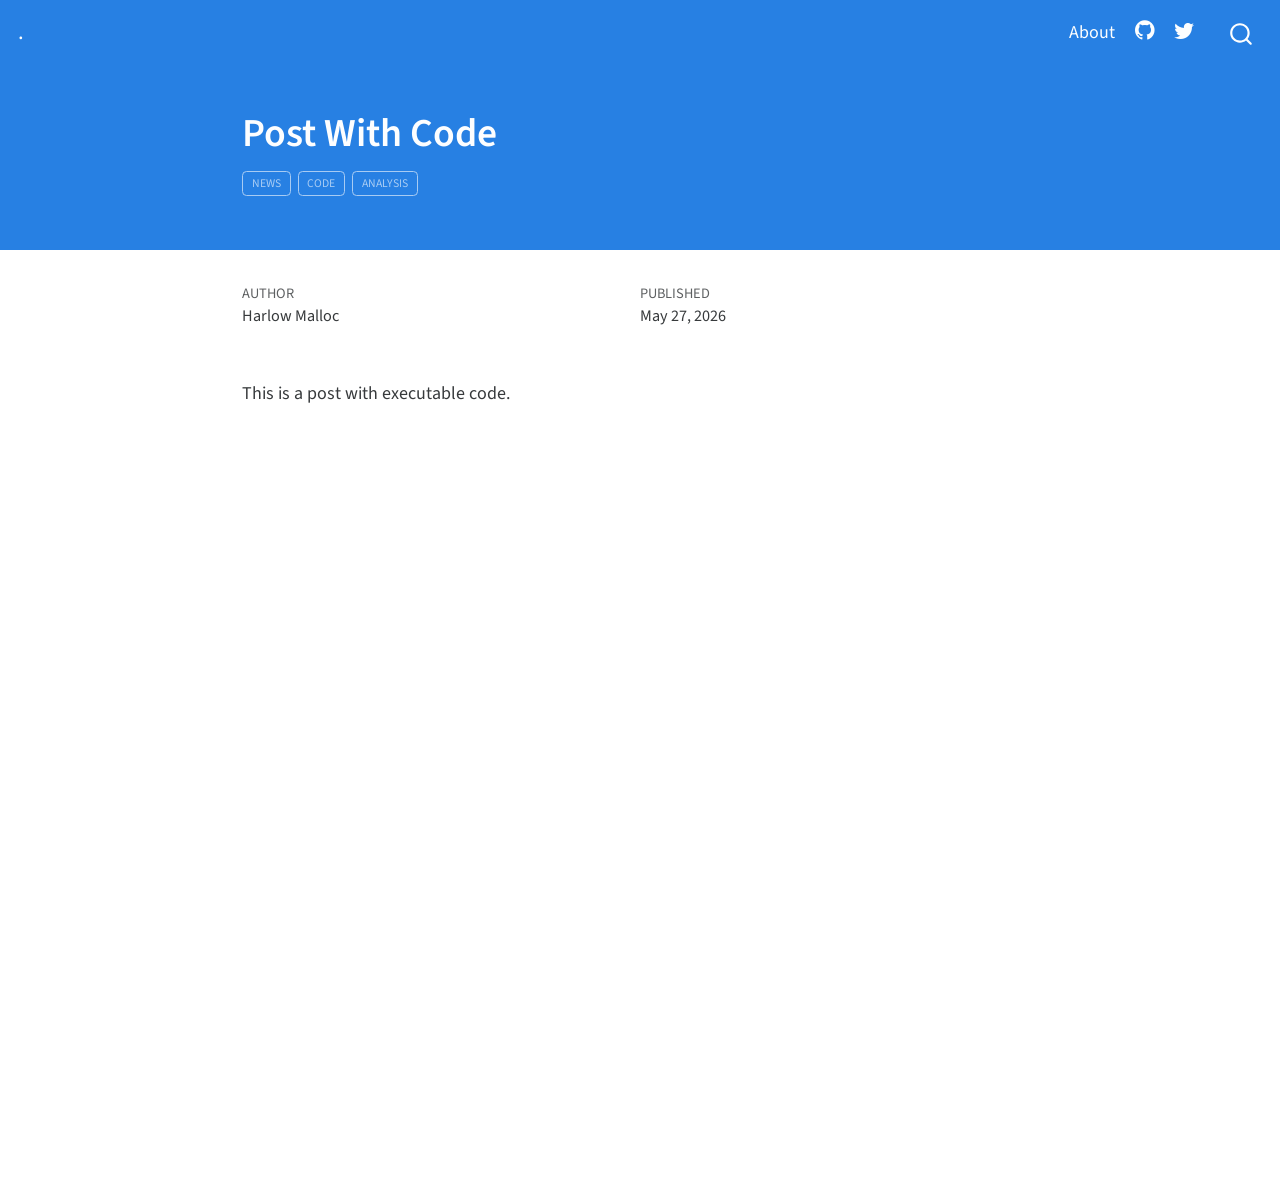
<file: docs/posts/post-with-code/index.html>
<!DOCTYPE html>
<html xmlns="http://www.w3.org/1999/xhtml" lang="en" xml:lang="en"><head>

<meta charset="utf-8">
<meta name="generator" content="quarto-1.2.242">

<meta name="viewport" content="width=device-width, initial-scale=1.0, user-scalable=yes">

<meta name="author" content="Harlow Malloc">
<meta name="dcterms.date" content="2026-05-27">

<title>../.. - Post With Code</title>
<style>
code{white-space: pre-wrap;}
span.smallcaps{font-variant: small-caps;}
div.columns{display: flex; gap: min(4vw, 1.5em);}
div.column{flex: auto; overflow-x: auto;}
div.hanging-indent{margin-left: 1.5em; text-indent: -1.5em;}
ul.task-list{list-style: none;}
ul.task-list li input[type="checkbox"] {
  width: 0.8em;
  margin: 0 0.8em 0.2em -1.6em;
  vertical-align: middle;
}
</style>


<script src="../../site_libs/quarto-nav/quarto-nav.js"></script>
<script src="../../site_libs/quarto-nav/headroom.min.js"></script>
<script src="../../site_libs/clipboard/clipboard.min.js"></script>
<script src="../../site_libs/quarto-search/autocomplete.umd.js"></script>
<script src="../../site_libs/quarto-search/fuse.min.js"></script>
<script src="../../site_libs/quarto-search/quarto-search.js"></script>
<meta name="quarto:offset" content="../../">
<script src="../../site_libs/quarto-html/quarto.js"></script>
<script src="../../site_libs/quarto-html/popper.min.js"></script>
<script src="../../site_libs/quarto-html/tippy.umd.min.js"></script>
<script src="../../site_libs/quarto-html/anchor.min.js"></script>
<link href="../../site_libs/quarto-html/tippy.css" rel="stylesheet">
<link href="../../site_libs/quarto-html/quarto-syntax-highlighting.css" rel="stylesheet" id="quarto-text-highlighting-styles">
<script src="../../site_libs/bootstrap/bootstrap.min.js"></script>
<link href="../../site_libs/bootstrap/bootstrap-icons.css" rel="stylesheet">
<link href="../../site_libs/bootstrap/bootstrap.min.css" rel="stylesheet" id="quarto-bootstrap" data-mode="light">
<script id="quarto-search-options" type="application/json">{
  "location": "navbar",
  "copy-button": false,
  "collapse-after": 3,
  "panel-placement": "end",
  "type": "overlay",
  "limit": 20,
  "language": {
    "search-no-results-text": "No results",
    "search-matching-documents-text": "matching documents",
    "search-copy-link-title": "Copy link to search",
    "search-hide-matches-text": "Hide additional matches",
    "search-more-match-text": "more match in this document",
    "search-more-matches-text": "more matches in this document",
    "search-clear-button-title": "Clear",
    "search-detached-cancel-button-title": "Cancel",
    "search-submit-button-title": "Submit"
  }
}</script>


<link rel="stylesheet" href="../../styles.css">
</head>

<body class="nav-fixed fullcontent">

<div id="quarto-search-results"></div>
  <header id="quarto-header" class="headroom fixed-top">
    <nav class="navbar navbar-expand-lg navbar-dark ">
      <div class="navbar-container container-fluid">
      <div class="navbar-brand-container">
    <a class="navbar-brand" href="../../index.html">
    <span class="navbar-title">.</span>
    </a>
  </div>
          <button class="navbar-toggler" type="button" data-bs-toggle="collapse" data-bs-target="#navbarCollapse" aria-controls="navbarCollapse" aria-expanded="false" aria-label="Toggle navigation" onclick="if (window.quartoToggleHeadroom) { window.quartoToggleHeadroom(); }">
  <span class="navbar-toggler-icon"></span>
</button>
          <div class="collapse navbar-collapse" id="navbarCollapse">
            <ul class="navbar-nav navbar-nav-scroll ms-auto">
  <li class="nav-item">
    <a class="nav-link" href="../../about.html">
 <span class="menu-text">About</span></a>
  </li>  
  <li class="nav-item compact">
    <a class="nav-link" href="https://github.com/"><i class="bi bi-github" role="img">
</i> 
 <span class="menu-text"></span></a>
  </li>  
  <li class="nav-item compact">
    <a class="nav-link" href="https://twitter.com"><i class="bi bi-twitter" role="img">
</i> 
 <span class="menu-text"></span></a>
  </li>  
</ul>
              <div id="quarto-search" class="" title="Search"></div>
          </div> <!-- /navcollapse -->
      </div> <!-- /container-fluid -->
    </nav>
</header>
<!-- content -->
<header id="title-block-header" class="quarto-title-block default page-columns page-full">
  <div class="quarto-title-banner page-columns page-full">
    <div class="quarto-title column-body">
      <h1 class="title">Post With Code</h1>
                                <div class="quarto-categories">
                <div class="quarto-category">news</div>
                <div class="quarto-category">code</div>
                <div class="quarto-category">analysis</div>
              </div>
                  </div>
  </div>
    
  
  <div class="quarto-title-meta">

      <div>
      <div class="quarto-title-meta-heading">Author</div>
      <div class="quarto-title-meta-contents">
               <p>Harlow Malloc </p>
            </div>
    </div>
      
      <div>
      <div class="quarto-title-meta-heading">Published</div>
      <div class="quarto-title-meta-contents">
        <p class="date">May 27, 2026</p>
      </div>
    </div>
    
      
    </div>
    
  
  </header><div id="quarto-content" class="quarto-container page-columns page-rows-contents page-layout-article page-navbar">
<!-- sidebar -->
<!-- margin-sidebar -->
    
<!-- main -->
<main class="content quarto-banner-title-block" id="quarto-document-content">




<p>This is a post with executable code.</p>



</main> <!-- /main -->
<script id="quarto-html-after-body" type="application/javascript">
window.document.addEventListener("DOMContentLoaded", function (event) {
  const toggleBodyColorMode = (bsSheetEl) => {
    const mode = bsSheetEl.getAttribute("data-mode");
    const bodyEl = window.document.querySelector("body");
    if (mode === "dark") {
      bodyEl.classList.add("quarto-dark");
      bodyEl.classList.remove("quarto-light");
    } else {
      bodyEl.classList.add("quarto-light");
      bodyEl.classList.remove("quarto-dark");
    }
  }
  const toggleBodyColorPrimary = () => {
    const bsSheetEl = window.document.querySelector("link#quarto-bootstrap");
    if (bsSheetEl) {
      toggleBodyColorMode(bsSheetEl);
    }
  }
  toggleBodyColorPrimary();  
  const icon = "";
  const anchorJS = new window.AnchorJS();
  anchorJS.options = {
    placement: 'right',
    icon: icon
  };
  anchorJS.add('.anchored');
  const clipboard = new window.ClipboardJS('.code-copy-button', {
    target: function(trigger) {
      return trigger.previousElementSibling;
    }
  });
  clipboard.on('success', function(e) {
    // button target
    const button = e.trigger;
    // don't keep focus
    button.blur();
    // flash "checked"
    button.classList.add('code-copy-button-checked');
    var currentTitle = button.getAttribute("title");
    button.setAttribute("title", "Copied!");
    let tooltip;
    if (window.bootstrap) {
      button.setAttribute("data-bs-toggle", "tooltip");
      button.setAttribute("data-bs-placement", "left");
      button.setAttribute("data-bs-title", "Copied!");
      tooltip = new bootstrap.Tooltip(button, 
        { trigger: "manual", 
          customClass: "code-copy-button-tooltip",
          offset: [0, -8]});
      tooltip.show();    
    }
    setTimeout(function() {
      if (tooltip) {
        tooltip.hide();
        button.removeAttribute("data-bs-title");
        button.removeAttribute("data-bs-toggle");
        button.removeAttribute("data-bs-placement");
      }
      button.setAttribute("title", currentTitle);
      button.classList.remove('code-copy-button-checked');
    }, 1000);
    // clear code selection
    e.clearSelection();
  });
  function tippyHover(el, contentFn) {
    const config = {
      allowHTML: true,
      content: contentFn,
      maxWidth: 500,
      delay: 100,
      arrow: false,
      appendTo: function(el) {
          return el.parentElement;
      },
      interactive: true,
      interactiveBorder: 10,
      theme: 'quarto',
      placement: 'bottom-start'
    };
    window.tippy(el, config); 
  }
  const noterefs = window.document.querySelectorAll('a[role="doc-noteref"]');
  for (var i=0; i<noterefs.length; i++) {
    const ref = noterefs[i];
    tippyHover(ref, function() {
      // use id or data attribute instead here
      let href = ref.getAttribute('data-footnote-href') || ref.getAttribute('href');
      try { href = new URL(href).hash; } catch {}
      const id = href.replace(/^#\/?/, "");
      const note = window.document.getElementById(id);
      return note.innerHTML;
    });
  }
  const findCites = (el) => {
    const parentEl = el.parentElement;
    if (parentEl) {
      const cites = parentEl.dataset.cites;
      if (cites) {
        return {
          el,
          cites: cites.split(' ')
        };
      } else {
        return findCites(el.parentElement)
      }
    } else {
      return undefined;
    }
  };
  var bibliorefs = window.document.querySelectorAll('a[role="doc-biblioref"]');
  for (var i=0; i<bibliorefs.length; i++) {
    const ref = bibliorefs[i];
    const citeInfo = findCites(ref);
    if (citeInfo) {
      tippyHover(citeInfo.el, function() {
        var popup = window.document.createElement('div');
        citeInfo.cites.forEach(function(cite) {
          var citeDiv = window.document.createElement('div');
          citeDiv.classList.add('hanging-indent');
          citeDiv.classList.add('csl-entry');
          var biblioDiv = window.document.getElementById('ref-' + cite);
          if (biblioDiv) {
            citeDiv.innerHTML = biblioDiv.innerHTML;
          }
          popup.appendChild(citeDiv);
        });
        return popup.innerHTML;
      });
    }
  }
});
</script>
</div> <!-- /content -->



</body></html>
</file>
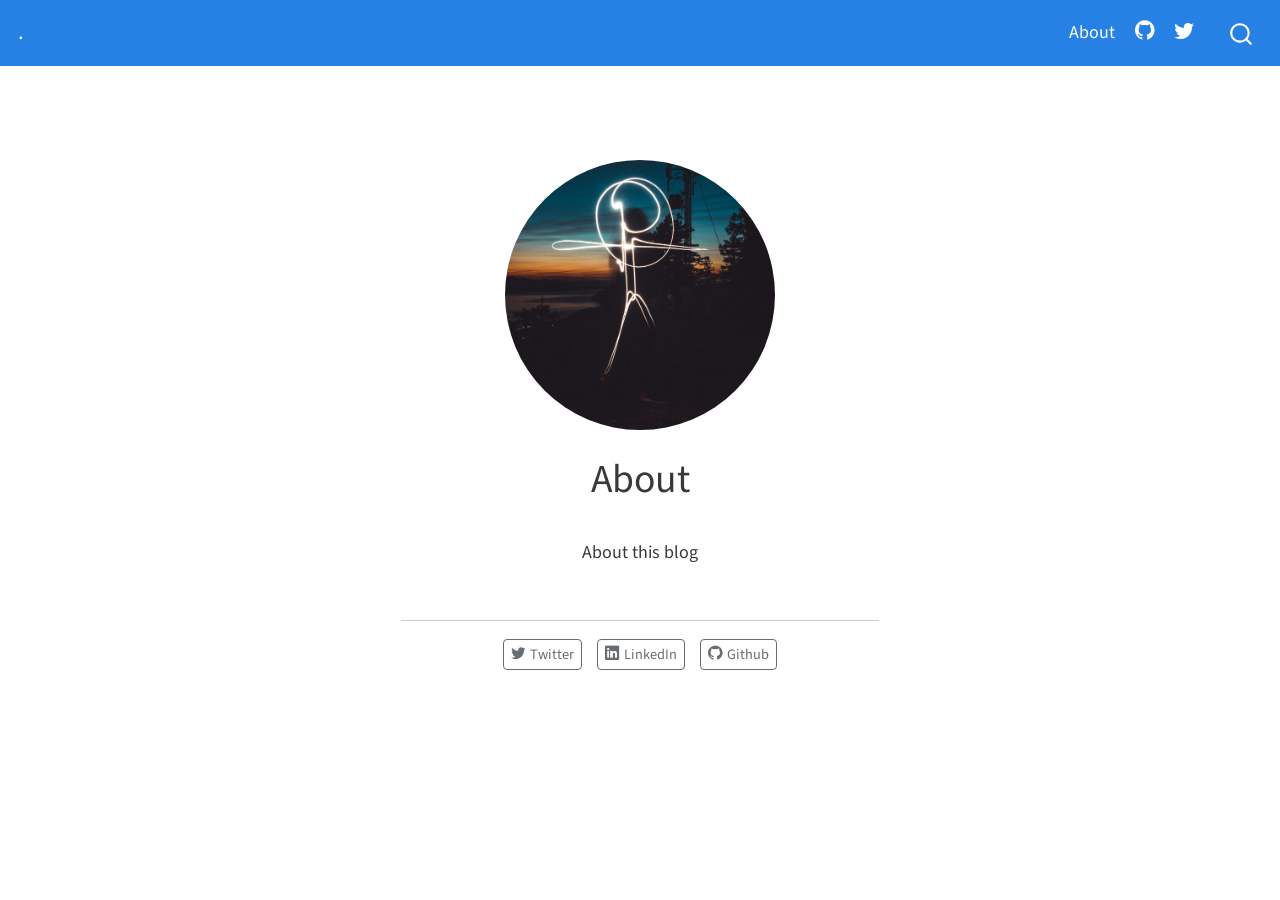
<file: docs/about.html>
<!DOCTYPE html>
<html xmlns="http://www.w3.org/1999/xhtml" lang="en" xml:lang="en"><head>

<meta charset="utf-8">
<meta name="generator" content="quarto-1.2.242">

<meta name="viewport" content="width=device-width, initial-scale=1.0, user-scalable=yes">


<title>. - About</title>
<style>
code{white-space: pre-wrap;}
span.smallcaps{font-variant: small-caps;}
div.columns{display: flex; gap: min(4vw, 1.5em);}
div.column{flex: auto; overflow-x: auto;}
div.hanging-indent{margin-left: 1.5em; text-indent: -1.5em;}
ul.task-list{list-style: none;}
ul.task-list li input[type="checkbox"] {
  width: 0.8em;
  margin: 0 0.8em 0.2em -1.6em;
  vertical-align: middle;
}
</style>


<script src="site_libs/quarto-nav/quarto-nav.js"></script>
<script src="site_libs/quarto-nav/headroom.min.js"></script>
<script src="site_libs/clipboard/clipboard.min.js"></script>
<script src="site_libs/quarto-search/autocomplete.umd.js"></script>
<script src="site_libs/quarto-search/fuse.min.js"></script>
<script src="site_libs/quarto-search/quarto-search.js"></script>
<meta name="quarto:offset" content="./">
<script src="site_libs/quarto-html/quarto.js"></script>
<script src="site_libs/quarto-html/popper.min.js"></script>
<script src="site_libs/quarto-html/tippy.umd.min.js"></script>
<link href="site_libs/quarto-html/tippy.css" rel="stylesheet">
<link href="site_libs/quarto-html/quarto-syntax-highlighting.css" rel="stylesheet" id="quarto-text-highlighting-styles">
<script src="site_libs/bootstrap/bootstrap.min.js"></script>
<link href="site_libs/bootstrap/bootstrap-icons.css" rel="stylesheet">
<link href="site_libs/bootstrap/bootstrap.min.css" rel="stylesheet" id="quarto-bootstrap" data-mode="light">
<script id="quarto-search-options" type="application/json">{
  "location": "navbar",
  "copy-button": false,
  "collapse-after": 3,
  "panel-placement": "end",
  "type": "overlay",
  "limit": 20,
  "language": {
    "search-no-results-text": "No results",
    "search-matching-documents-text": "matching documents",
    "search-copy-link-title": "Copy link to search",
    "search-hide-matches-text": "Hide additional matches",
    "search-more-match-text": "more match in this document",
    "search-more-matches-text": "more matches in this document",
    "search-clear-button-title": "Clear",
    "search-detached-cancel-button-title": "Cancel",
    "search-submit-button-title": "Submit"
  }
}</script>


<link rel="stylesheet" href="styles.css">
</head>

<body class="nav-fixed fullcontent">

<div id="quarto-search-results"></div>
  <header id="quarto-header" class="headroom fixed-top">
    <nav class="navbar navbar-expand-lg navbar-dark ">
      <div class="navbar-container container-fluid">
      <div class="navbar-brand-container">
    <a class="navbar-brand" href="./index.html">
    <span class="navbar-title">.</span>
    </a>
  </div>
          <button class="navbar-toggler" type="button" data-bs-toggle="collapse" data-bs-target="#navbarCollapse" aria-controls="navbarCollapse" aria-expanded="false" aria-label="Toggle navigation" onclick="if (window.quartoToggleHeadroom) { window.quartoToggleHeadroom(); }">
  <span class="navbar-toggler-icon"></span>
</button>
          <div class="collapse navbar-collapse" id="navbarCollapse">
            <ul class="navbar-nav navbar-nav-scroll ms-auto">
  <li class="nav-item">
    <a class="nav-link active" href="./about.html" aria-current="page">
 <span class="menu-text">About</span></a>
  </li>  
  <li class="nav-item compact">
    <a class="nav-link" href="https://github.com/"><i class="bi bi-github" role="img">
</i> 
 <span class="menu-text"></span></a>
  </li>  
  <li class="nav-item compact">
    <a class="nav-link" href="https://twitter.com"><i class="bi bi-twitter" role="img">
</i> 
 <span class="menu-text"></span></a>
  </li>  
</ul>
              <div id="quarto-search" class="" title="Search"></div>
          </div> <!-- /navcollapse -->
      </div> <!-- /container-fluid -->
    </nav>
</header>
<!-- content -->
<div id="quarto-content" class="quarto-container page-columns page-rows-contents page-layout-article page-navbar">
<!-- sidebar -->
<!-- margin-sidebar -->
    
<!-- main -->
<div class="quarto-about-jolla">
  <img src="profile.jpg" class="about-image
  round " style="height: 15em; width: 15em;">
 <header id="title-block-header" class="quarto-title-block default">
<div class="quarto-title">
<h1 class="title">About</h1>
</div>
<div class="quarto-title-meta">
  </div>
</header><main class="content" id="quarto-document-content">
<p>About this blog</p>


</main> 
  <hr class="about-sep">
   <div class="about-links">
  <a href="https://twitter.com" class="about-link">
    <i class="bi bi-twitter"></i>
     <span class="about-link-text">Twitter</span>
  </a>
  <a href="https://linkedin.com" class="about-link">
    <i class="bi bi-linkedin"></i>
     <span class="about-link-text">LinkedIn</span>
  </a>
  <a href="https://github.com" class="about-link">
    <i class="bi bi-github"></i>
     <span class="about-link-text">Github</span>
  </a>
</div>
</div>
 <!-- /main -->
<script id="quarto-html-after-body" type="application/javascript">
window.document.addEventListener("DOMContentLoaded", function (event) {
  const toggleBodyColorMode = (bsSheetEl) => {
    const mode = bsSheetEl.getAttribute("data-mode");
    const bodyEl = window.document.querySelector("body");
    if (mode === "dark") {
      bodyEl.classList.add("quarto-dark");
      bodyEl.classList.remove("quarto-light");
    } else {
      bodyEl.classList.add("quarto-light");
      bodyEl.classList.remove("quarto-dark");
    }
  }
  const toggleBodyColorPrimary = () => {
    const bsSheetEl = window.document.querySelector("link#quarto-bootstrap");
    if (bsSheetEl) {
      toggleBodyColorMode(bsSheetEl);
    }
  }
  toggleBodyColorPrimary();  
  const clipboard = new window.ClipboardJS('.code-copy-button', {
    target: function(trigger) {
      return trigger.previousElementSibling;
    }
  });
  clipboard.on('success', function(e) {
    // button target
    const button = e.trigger;
    // don't keep focus
    button.blur();
    // flash "checked"
    button.classList.add('code-copy-button-checked');
    var currentTitle = button.getAttribute("title");
    button.setAttribute("title", "Copied!");
    let tooltip;
    if (window.bootstrap) {
      button.setAttribute("data-bs-toggle", "tooltip");
      button.setAttribute("data-bs-placement", "left");
      button.setAttribute("data-bs-title", "Copied!");
      tooltip = new bootstrap.Tooltip(button, 
        { trigger: "manual", 
          customClass: "code-copy-button-tooltip",
          offset: [0, -8]});
      tooltip.show();    
    }
    setTimeout(function() {
      if (tooltip) {
        tooltip.hide();
        button.removeAttribute("data-bs-title");
        button.removeAttribute("data-bs-toggle");
        button.removeAttribute("data-bs-placement");
      }
      button.setAttribute("title", currentTitle);
      button.classList.remove('code-copy-button-checked');
    }, 1000);
    // clear code selection
    e.clearSelection();
  });
  function tippyHover(el, contentFn) {
    const config = {
      allowHTML: true,
      content: contentFn,
      maxWidth: 500,
      delay: 100,
      arrow: false,
      appendTo: function(el) {
          return el.parentElement;
      },
      interactive: true,
      interactiveBorder: 10,
      theme: 'quarto',
      placement: 'bottom-start'
    };
    window.tippy(el, config); 
  }
  const noterefs = window.document.querySelectorAll('a[role="doc-noteref"]');
  for (var i=0; i<noterefs.length; i++) {
    const ref = noterefs[i];
    tippyHover(ref, function() {
      // use id or data attribute instead here
      let href = ref.getAttribute('data-footnote-href') || ref.getAttribute('href');
      try { href = new URL(href).hash; } catch {}
      const id = href.replace(/^#\/?/, "");
      const note = window.document.getElementById(id);
      return note.innerHTML;
    });
  }
  const findCites = (el) => {
    const parentEl = el.parentElement;
    if (parentEl) {
      const cites = parentEl.dataset.cites;
      if (cites) {
        return {
          el,
          cites: cites.split(' ')
        };
      } else {
        return findCites(el.parentElement)
      }
    } else {
      return undefined;
    }
  };
  var bibliorefs = window.document.querySelectorAll('a[role="doc-biblioref"]');
  for (var i=0; i<bibliorefs.length; i++) {
    const ref = bibliorefs[i];
    const citeInfo = findCites(ref);
    if (citeInfo) {
      tippyHover(citeInfo.el, function() {
        var popup = window.document.createElement('div');
        citeInfo.cites.forEach(function(cite) {
          var citeDiv = window.document.createElement('div');
          citeDiv.classList.add('hanging-indent');
          citeDiv.classList.add('csl-entry');
          var biblioDiv = window.document.getElementById('ref-' + cite);
          if (biblioDiv) {
            citeDiv.innerHTML = biblioDiv.innerHTML;
          }
          popup.appendChild(citeDiv);
        });
        return popup.innerHTML;
      });
    }
  }
});
</script>
</div> <!-- /content -->



</body></html>
</file>
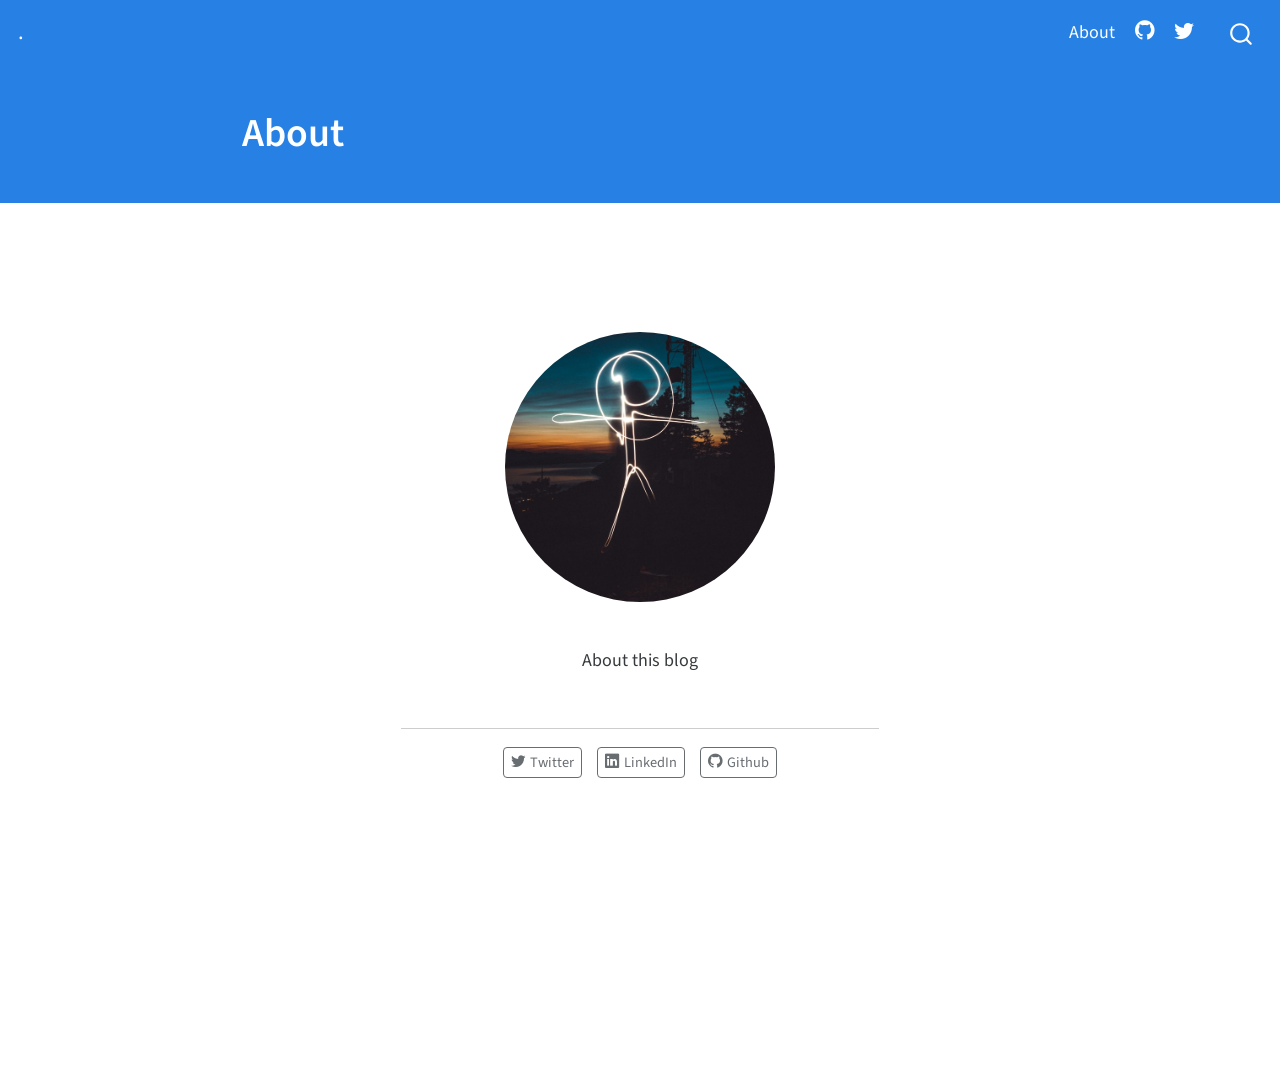
<file: docs/posts/about.html>
<!DOCTYPE html>
<html xmlns="http://www.w3.org/1999/xhtml" lang="en" xml:lang="en"><head>

<meta charset="utf-8">
<meta name="generator" content="quarto-1.2.242">

<meta name="viewport" content="width=device-width, initial-scale=1.0, user-scalable=yes">


<title>.. - About</title>
<style>
code{white-space: pre-wrap;}
span.smallcaps{font-variant: small-caps;}
div.columns{display: flex; gap: min(4vw, 1.5em);}
div.column{flex: auto; overflow-x: auto;}
div.hanging-indent{margin-left: 1.5em; text-indent: -1.5em;}
ul.task-list{list-style: none;}
ul.task-list li input[type="checkbox"] {
  width: 0.8em;
  margin: 0 0.8em 0.2em -1.6em;
  vertical-align: middle;
}
</style>


<script src="../site_libs/quarto-nav/quarto-nav.js"></script>
<script src="../site_libs/quarto-nav/headroom.min.js"></script>
<script src="../site_libs/clipboard/clipboard.min.js"></script>
<script src="../site_libs/quarto-search/autocomplete.umd.js"></script>
<script src="../site_libs/quarto-search/fuse.min.js"></script>
<script src="../site_libs/quarto-search/quarto-search.js"></script>
<meta name="quarto:offset" content="../">
<script src="../site_libs/quarto-html/quarto.js"></script>
<script src="../site_libs/quarto-html/popper.min.js"></script>
<script src="../site_libs/quarto-html/tippy.umd.min.js"></script>
<link href="../site_libs/quarto-html/tippy.css" rel="stylesheet">
<link href="../site_libs/quarto-html/quarto-syntax-highlighting.css" rel="stylesheet" id="quarto-text-highlighting-styles">
<script src="../site_libs/bootstrap/bootstrap.min.js"></script>
<link href="../site_libs/bootstrap/bootstrap-icons.css" rel="stylesheet">
<link href="../site_libs/bootstrap/bootstrap.min.css" rel="stylesheet" id="quarto-bootstrap" data-mode="light">
<script id="quarto-search-options" type="application/json">{
  "location": "navbar",
  "copy-button": false,
  "collapse-after": 3,
  "panel-placement": "end",
  "type": "overlay",
  "limit": 20,
  "language": {
    "search-no-results-text": "No results",
    "search-matching-documents-text": "matching documents",
    "search-copy-link-title": "Copy link to search",
    "search-hide-matches-text": "Hide additional matches",
    "search-more-match-text": "more match in this document",
    "search-more-matches-text": "more matches in this document",
    "search-clear-button-title": "Clear",
    "search-detached-cancel-button-title": "Cancel",
    "search-submit-button-title": "Submit"
  }
}</script>


<link rel="stylesheet" href="../styles.css">
</head>

<body class="nav-fixed fullcontent">

<div id="quarto-search-results"></div>
  <header id="quarto-header" class="headroom fixed-top">
    <nav class="navbar navbar-expand-lg navbar-dark ">
      <div class="navbar-container container-fluid">
      <div class="navbar-brand-container">
    <a class="navbar-brand" href="../index.html">
    <span class="navbar-title">.</span>
    </a>
  </div>
          <button class="navbar-toggler" type="button" data-bs-toggle="collapse" data-bs-target="#navbarCollapse" aria-controls="navbarCollapse" aria-expanded="false" aria-label="Toggle navigation" onclick="if (window.quartoToggleHeadroom) { window.quartoToggleHeadroom(); }">
  <span class="navbar-toggler-icon"></span>
</button>
          <div class="collapse navbar-collapse" id="navbarCollapse">
            <ul class="navbar-nav navbar-nav-scroll ms-auto">
  <li class="nav-item">
    <a class="nav-link" href="../about.html">
 <span class="menu-text">About</span></a>
  </li>  
  <li class="nav-item compact">
    <a class="nav-link" href="https://github.com/"><i class="bi bi-github" role="img">
</i> 
 <span class="menu-text"></span></a>
  </li>  
  <li class="nav-item compact">
    <a class="nav-link" href="https://twitter.com"><i class="bi bi-twitter" role="img">
</i> 
 <span class="menu-text"></span></a>
  </li>  
</ul>
              <div id="quarto-search" class="" title="Search"></div>
          </div> <!-- /navcollapse -->
      </div> <!-- /container-fluid -->
    </nav>
</header>
<!-- content -->
<header id="title-block-header" class="quarto-title-block default page-columns page-full">
  <div class="quarto-title-banner page-columns page-full">
    <div class="quarto-title column-body">
      <h1 class="title">About</h1>
                      </div>
  </div>
  <div class="quarto-title-meta">
    </div>
  </header><div id="quarto-content" class="quarto-container page-columns page-rows-contents page-layout-article page-navbar">
<!-- sidebar -->
<!-- margin-sidebar -->
    
<!-- main -->
<div class="quarto-about-jolla">
  <img src="profile.jpg" class="about-image
  round " style="height: 15em; width: 15em;">
 <main class="content quarto-banner-title-block" id="quarto-document-content">
<p>About this blog</p>


</main> 
  <hr class="about-sep">
   <div class="about-links">
  <a href="https://twitter.com" class="about-link">
    <i class="bi bi-twitter"></i>
     <span class="about-link-text">Twitter</span>
  </a>
  <a href="https://linkedin.com" class="about-link">
    <i class="bi bi-linkedin"></i>
     <span class="about-link-text">LinkedIn</span>
  </a>
  <a href="https://github.com" class="about-link">
    <i class="bi bi-github"></i>
     <span class="about-link-text">Github</span>
  </a>
</div>
</div>
 <!-- /main -->
<script id="quarto-html-after-body" type="application/javascript">
window.document.addEventListener("DOMContentLoaded", function (event) {
  const toggleBodyColorMode = (bsSheetEl) => {
    const mode = bsSheetEl.getAttribute("data-mode");
    const bodyEl = window.document.querySelector("body");
    if (mode === "dark") {
      bodyEl.classList.add("quarto-dark");
      bodyEl.classList.remove("quarto-light");
    } else {
      bodyEl.classList.add("quarto-light");
      bodyEl.classList.remove("quarto-dark");
    }
  }
  const toggleBodyColorPrimary = () => {
    const bsSheetEl = window.document.querySelector("link#quarto-bootstrap");
    if (bsSheetEl) {
      toggleBodyColorMode(bsSheetEl);
    }
  }
  toggleBodyColorPrimary();  
  const clipboard = new window.ClipboardJS('.code-copy-button', {
    target: function(trigger) {
      return trigger.previousElementSibling;
    }
  });
  clipboard.on('success', function(e) {
    // button target
    const button = e.trigger;
    // don't keep focus
    button.blur();
    // flash "checked"
    button.classList.add('code-copy-button-checked');
    var currentTitle = button.getAttribute("title");
    button.setAttribute("title", "Copied!");
    let tooltip;
    if (window.bootstrap) {
      button.setAttribute("data-bs-toggle", "tooltip");
      button.setAttribute("data-bs-placement", "left");
      button.setAttribute("data-bs-title", "Copied!");
      tooltip = new bootstrap.Tooltip(button, 
        { trigger: "manual", 
          customClass: "code-copy-button-tooltip",
          offset: [0, -8]});
      tooltip.show();    
    }
    setTimeout(function() {
      if (tooltip) {
        tooltip.hide();
        button.removeAttribute("data-bs-title");
        button.removeAttribute("data-bs-toggle");
        button.removeAttribute("data-bs-placement");
      }
      button.setAttribute("title", currentTitle);
      button.classList.remove('code-copy-button-checked');
    }, 1000);
    // clear code selection
    e.clearSelection();
  });
  function tippyHover(el, contentFn) {
    const config = {
      allowHTML: true,
      content: contentFn,
      maxWidth: 500,
      delay: 100,
      arrow: false,
      appendTo: function(el) {
          return el.parentElement;
      },
      interactive: true,
      interactiveBorder: 10,
      theme: 'quarto',
      placement: 'bottom-start'
    };
    window.tippy(el, config); 
  }
  const noterefs = window.document.querySelectorAll('a[role="doc-noteref"]');
  for (var i=0; i<noterefs.length; i++) {
    const ref = noterefs[i];
    tippyHover(ref, function() {
      // use id or data attribute instead here
      let href = ref.getAttribute('data-footnote-href') || ref.getAttribute('href');
      try { href = new URL(href).hash; } catch {}
      const id = href.replace(/^#\/?/, "");
      const note = window.document.getElementById(id);
      return note.innerHTML;
    });
  }
  const findCites = (el) => {
    const parentEl = el.parentElement;
    if (parentEl) {
      const cites = parentEl.dataset.cites;
      if (cites) {
        return {
          el,
          cites: cites.split(' ')
        };
      } else {
        return findCites(el.parentElement)
      }
    } else {
      return undefined;
    }
  };
  var bibliorefs = window.document.querySelectorAll('a[role="doc-biblioref"]');
  for (var i=0; i<bibliorefs.length; i++) {
    const ref = bibliorefs[i];
    const citeInfo = findCites(ref);
    if (citeInfo) {
      tippyHover(citeInfo.el, function() {
        var popup = window.document.createElement('div');
        citeInfo.cites.forEach(function(cite) {
          var citeDiv = window.document.createElement('div');
          citeDiv.classList.add('hanging-indent');
          citeDiv.classList.add('csl-entry');
          var biblioDiv = window.document.getElementById('ref-' + cite);
          if (biblioDiv) {
            citeDiv.innerHTML = biblioDiv.innerHTML;
          }
          popup.appendChild(citeDiv);
        });
        return popup.innerHTML;
      });
    }
  }
});
</script>
</div> <!-- /content -->



</body></html>
</file>
<file: docs/site_libs/quarto-html/tippy.css>
.tippy-box[data-animation=fade][data-state=hidden]{opacity:0}[data-tippy-root]{max-width:calc(100vw - 10px)}.tippy-box{position:relative;background-color:#333;color:#fff;border-radius:4px;font-size:14px;line-height:1.4;white-space:normal;outline:0;transition-property:transform,visibility,opacity}.tippy-box[data-placement^=top]>.tippy-arrow{bottom:0}.tippy-box[data-placement^=top]>.tippy-arrow:before{bottom:-7px;left:0;border-width:8px 8px 0;border-top-color:initial;transform-origin:center top}.tippy-box[data-placement^=bottom]>.tippy-arrow{top:0}.tippy-box[data-placement^=bottom]>.tippy-arrow:before{top:-7px;left:0;border-width:0 8px 8px;border-bottom-color:initial;transform-origin:center bottom}.tippy-box[data-placement^=left]>.tippy-arrow{right:0}.tippy-box[data-placement^=left]>.tippy-arrow:before{border-width:8px 0 8px 8px;border-left-color:initial;right:-7px;transform-origin:center left}.tippy-box[data-placement^=right]>.tippy-arrow{left:0}.tippy-box[data-placement^=right]>.tippy-arrow:before{left:-7px;border-width:8px 8px 8px 0;border-right-color:initial;transform-origin:center right}.tippy-box[data-inertia][data-state=visible]{transition-timing-function:cubic-bezier(.54,1.5,.38,1.11)}.tippy-arrow{width:16px;height:16px;color:#333}.tippy-arrow:before{content:"";position:absolute;border-color:transparent;border-style:solid}.tippy-content{position:relative;padding:5px 9px;z-index:1}
</file>
<file: docs/site_libs/quarto-html/quarto-syntax-highlighting.css>
/* quarto syntax highlight colors */
:root {
  --quarto-hl-ot-color: #003B4F;
  --quarto-hl-at-color: #657422;
  --quarto-hl-ss-color: #20794D;
  --quarto-hl-an-color: #5E5E5E;
  --quarto-hl-fu-color: #4758AB;
  --quarto-hl-st-color: #20794D;
  --quarto-hl-cf-color: #003B4F;
  --quarto-hl-op-color: #5E5E5E;
  --quarto-hl-er-color: #AD0000;
  --quarto-hl-bn-color: #AD0000;
  --quarto-hl-al-color: #AD0000;
  --quarto-hl-va-color: #111111;
  --quarto-hl-bu-color: inherit;
  --quarto-hl-ex-color: inherit;
  --quarto-hl-pp-color: #AD0000;
  --quarto-hl-in-color: #5E5E5E;
  --quarto-hl-vs-color: #20794D;
  --quarto-hl-wa-color: #5E5E5E;
  --quarto-hl-do-color: #5E5E5E;
  --quarto-hl-im-color: #00769E;
  --quarto-hl-ch-color: #20794D;
  --quarto-hl-dt-color: #AD0000;
  --quarto-hl-fl-color: #AD0000;
  --quarto-hl-co-color: #5E5E5E;
  --quarto-hl-cv-color: #5E5E5E;
  --quarto-hl-cn-color: #8f5902;
  --quarto-hl-sc-color: #5E5E5E;
  --quarto-hl-dv-color: #AD0000;
  --quarto-hl-kw-color: #003B4F;
}

/* other quarto variables */
:root {
  --quarto-font-monospace: SFMono-Regular, Menlo, Monaco, Consolas, "Liberation Mono", "Courier New", monospace;
}

pre > code.sourceCode > span {
  color: #003B4F;
}

code span {
  color: #003B4F;
}

code.sourceCode > span {
  color: #003B4F;
}

div.sourceCode,
div.sourceCode pre.sourceCode {
  color: #003B4F;
}

code span.ot {
  color: #003B4F;
}

code span.at {
  color: #657422;
}

code span.ss {
  color: #20794D;
}

code span.an {
  color: #5E5E5E;
}

code span.fu {
  color: #4758AB;
}

code span.st {
  color: #20794D;
}

code span.cf {
  color: #003B4F;
}

code span.op {
  color: #5E5E5E;
}

code span.er {
  color: #AD0000;
}

code span.bn {
  color: #AD0000;
}

code span.al {
  color: #AD0000;
}

code span.va {
  color: #111111;
}

code span.pp {
  color: #AD0000;
}

code span.in {
  color: #5E5E5E;
}

code span.vs {
  color: #20794D;
}

code span.wa {
  color: #5E5E5E;
  font-style: italic;
}

code span.do {
  color: #5E5E5E;
  font-style: italic;
}

code span.im {
  color: #00769E;
}

code span.ch {
  color: #20794D;
}

code span.dt {
  color: #AD0000;
}

code span.fl {
  color: #AD0000;
}

code span.co {
  color: #5E5E5E;
}

code span.cv {
  color: #5E5E5E;
  font-style: italic;
}

code span.cn {
  color: #8f5902;
}

code span.sc {
  color: #5E5E5E;
}

code span.dv {
  color: #AD0000;
}

code span.kw {
  color: #003B4F;
}

.prevent-inlining {
  content: "</";
}

/*# sourceMappingURL=debc5d5d77c3f9108843748ff7464032.css.map */
</file>
<file: docs/styles.css>
/* css styles */
</file>
